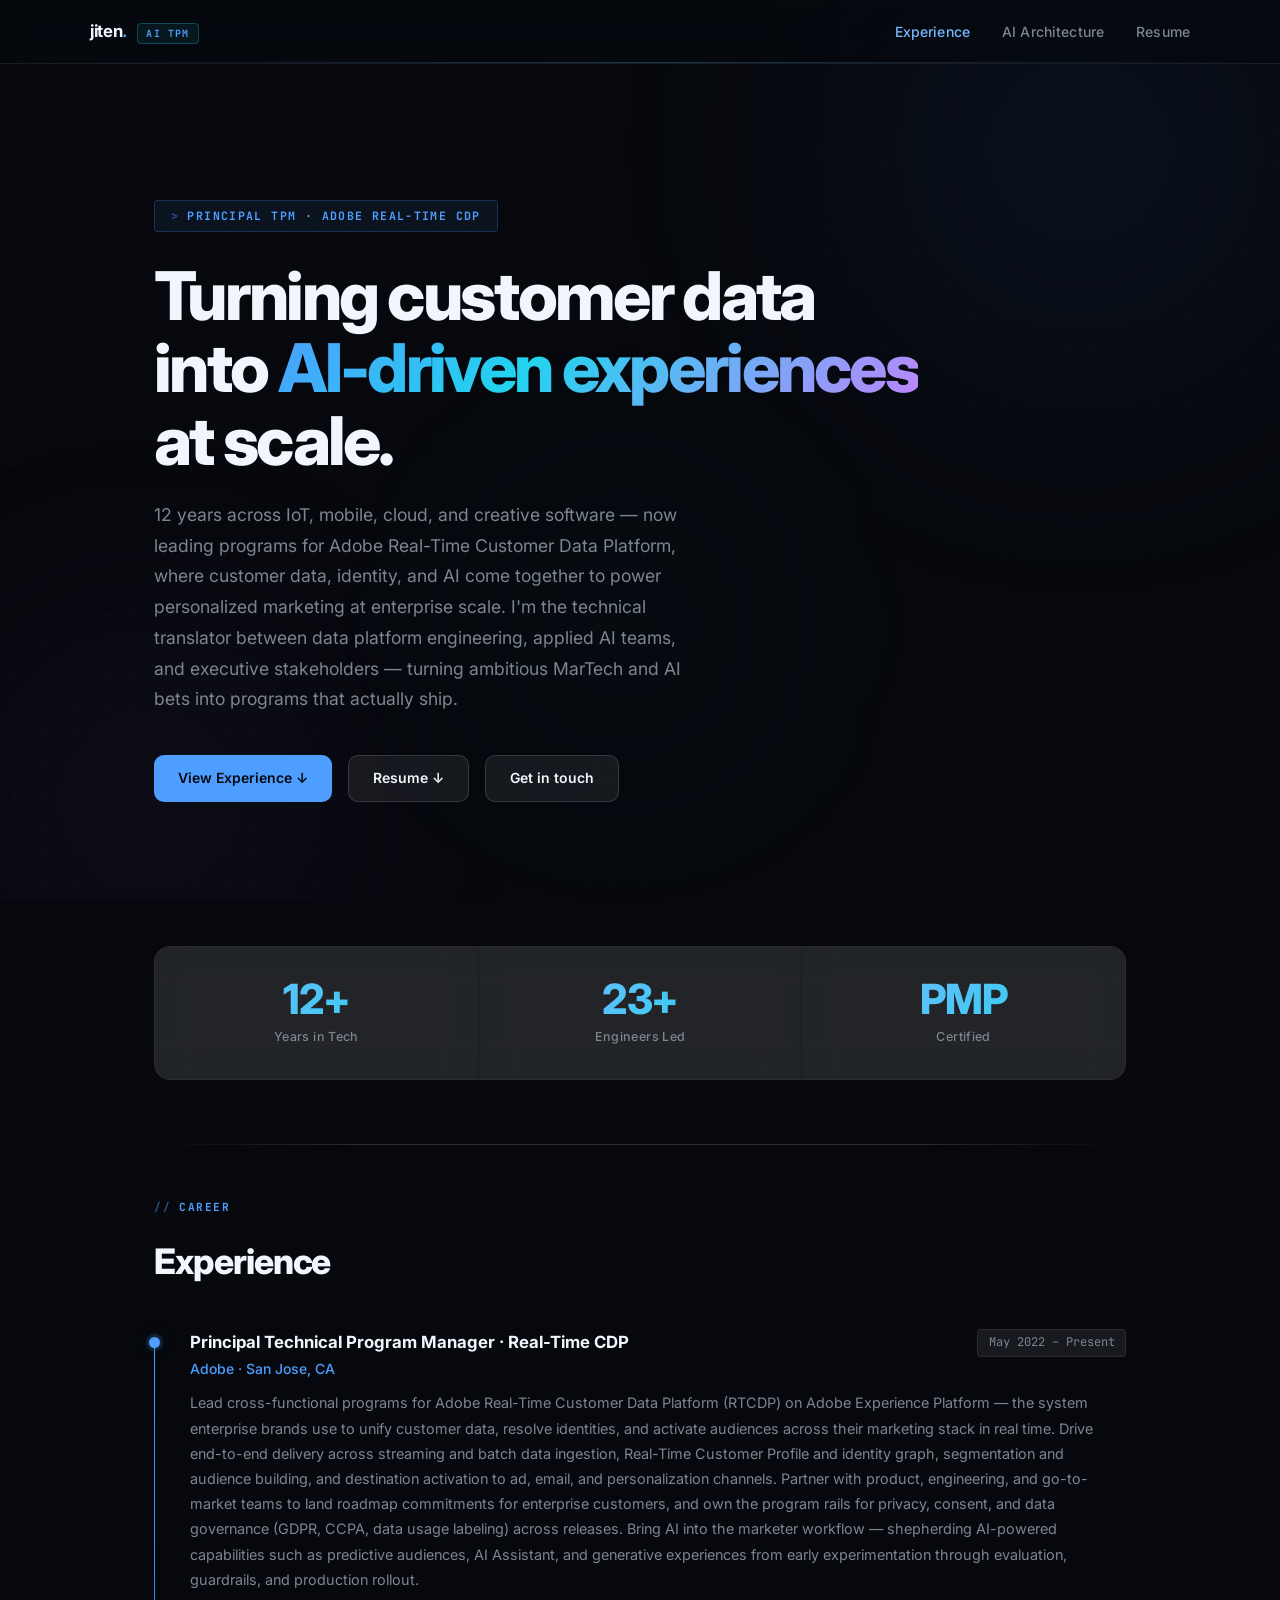
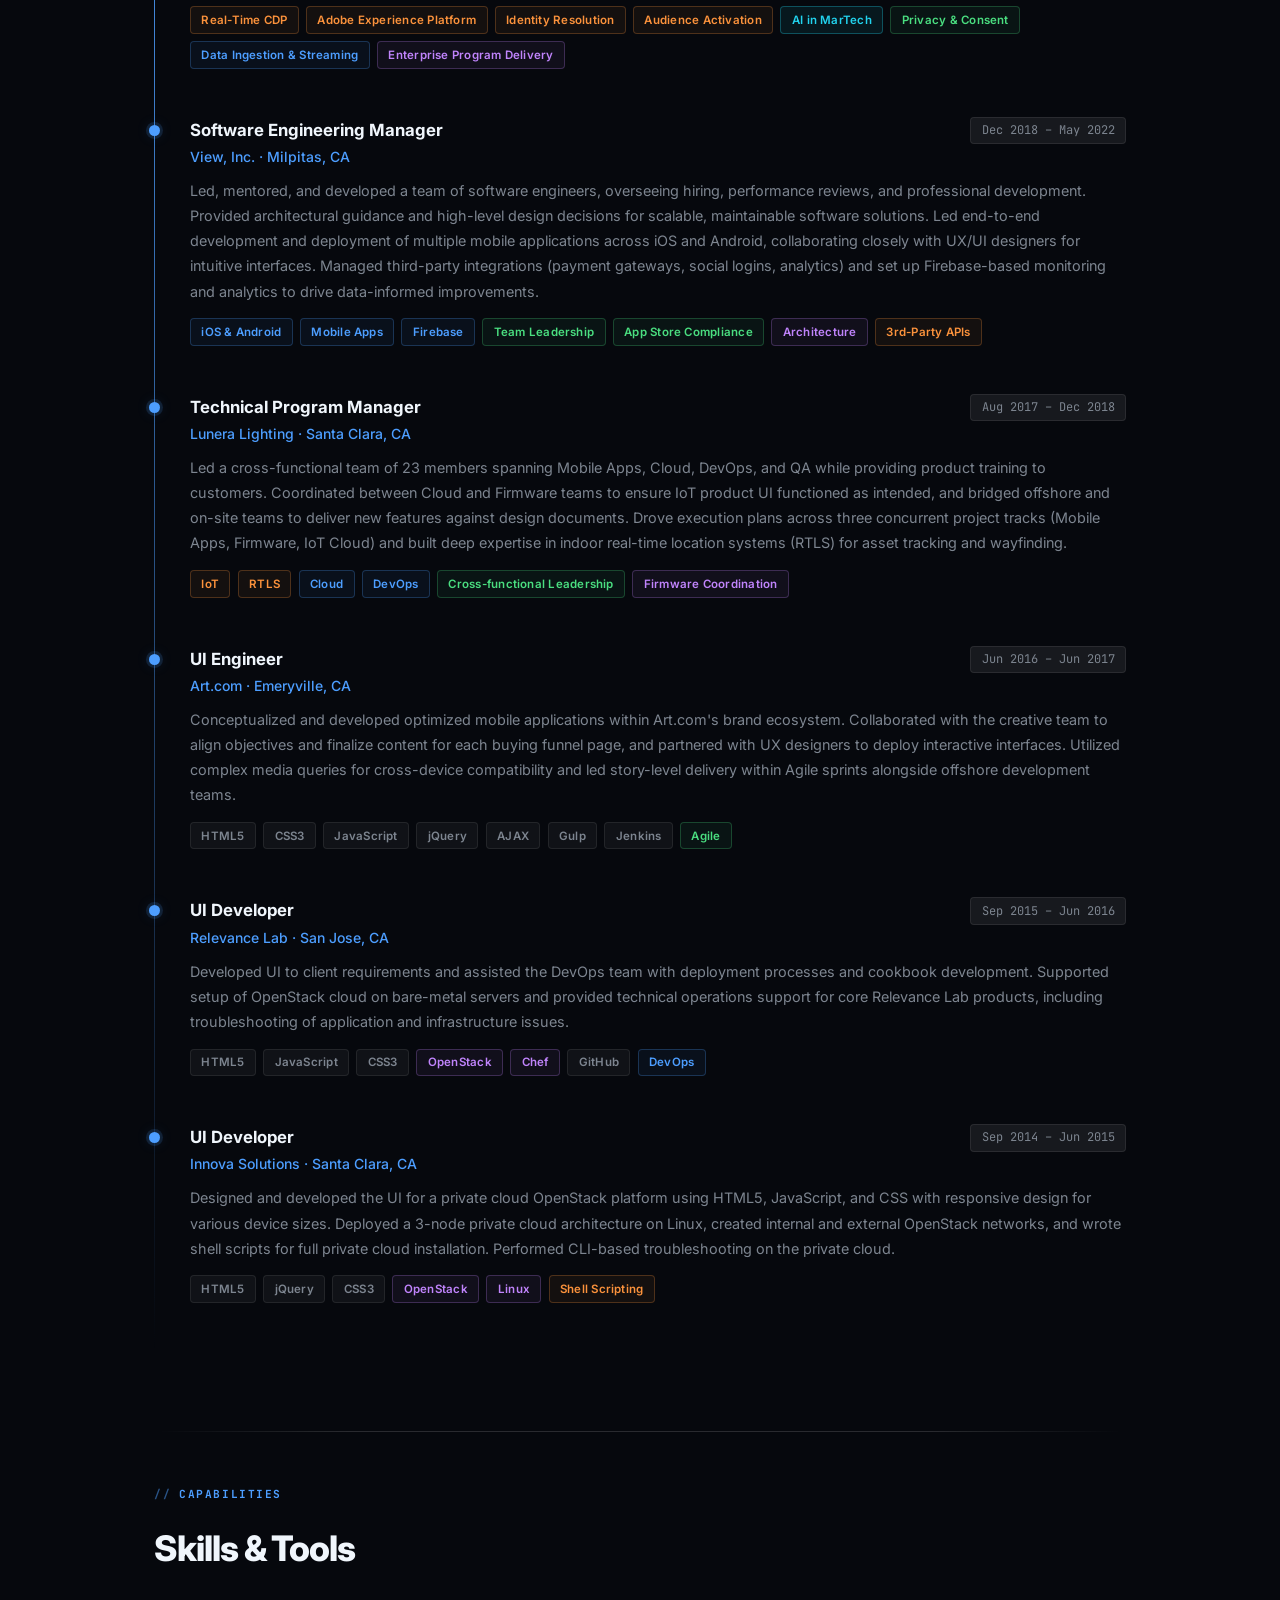
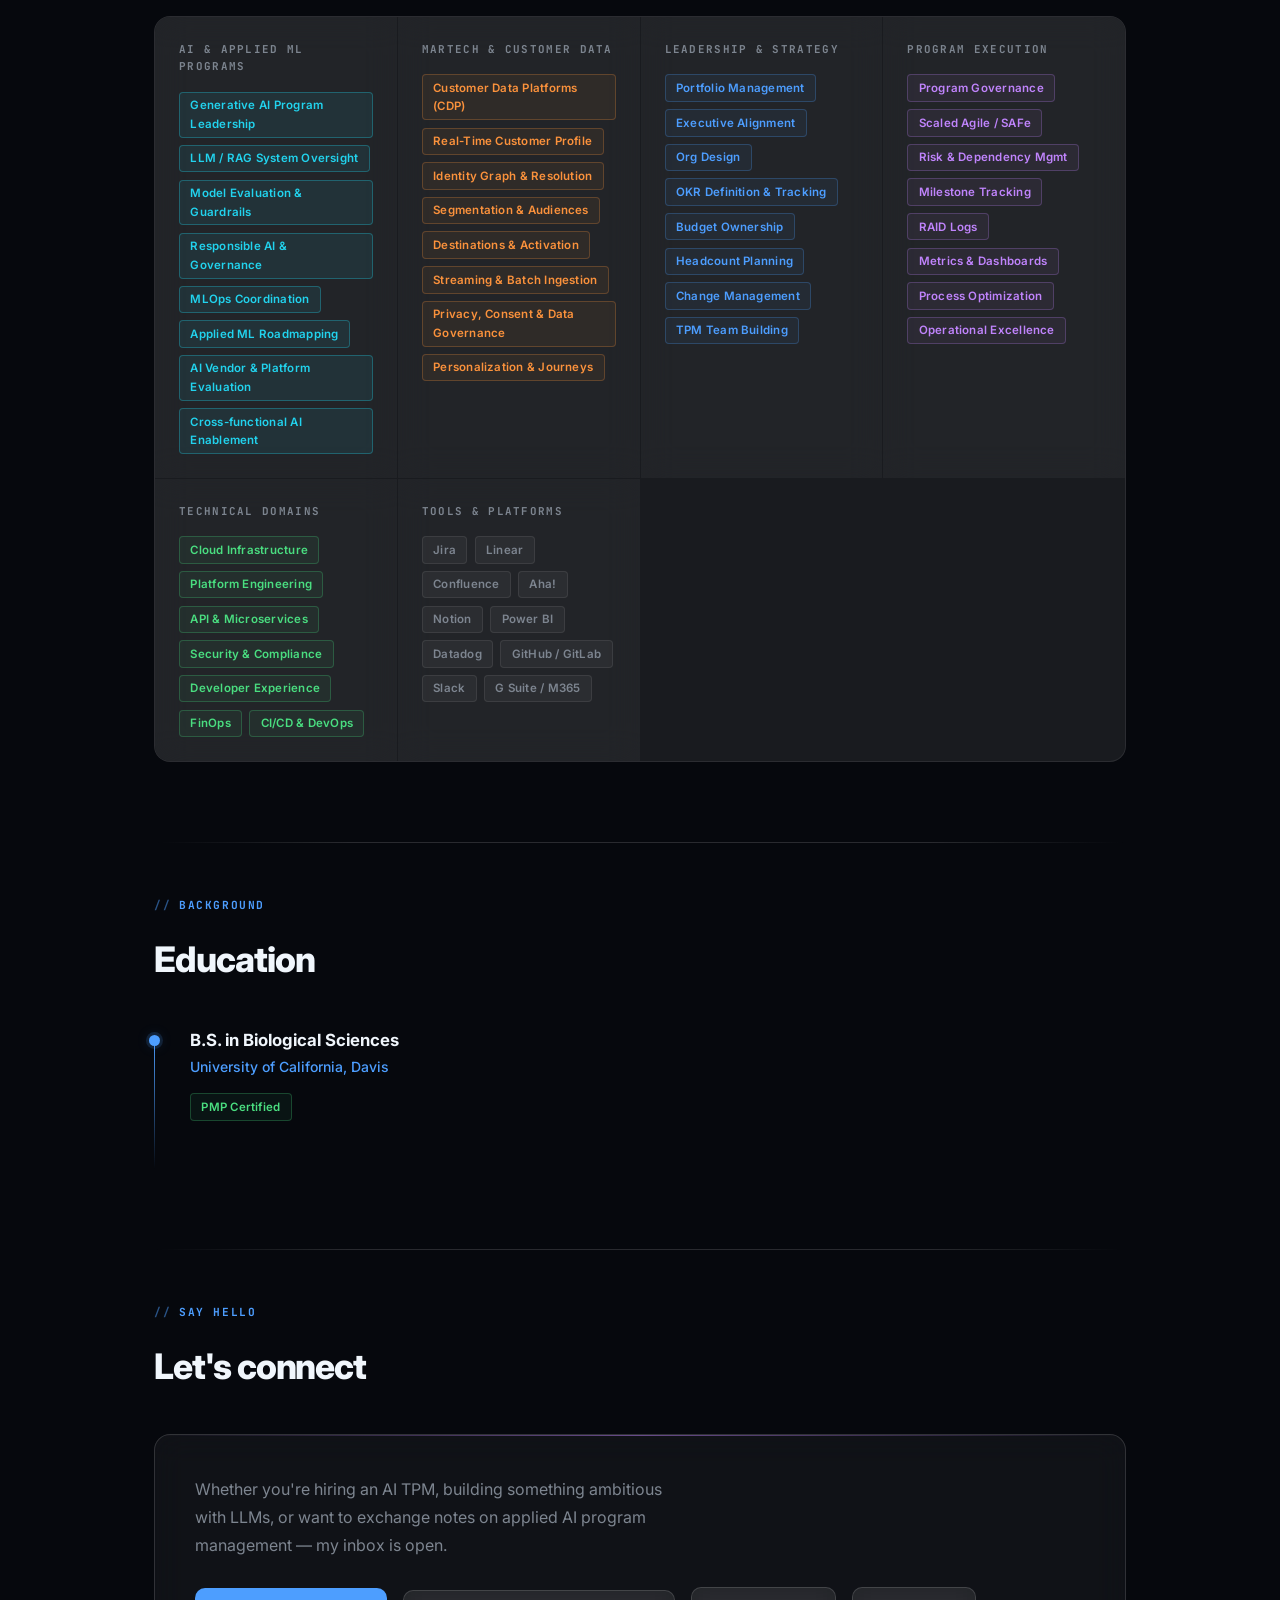
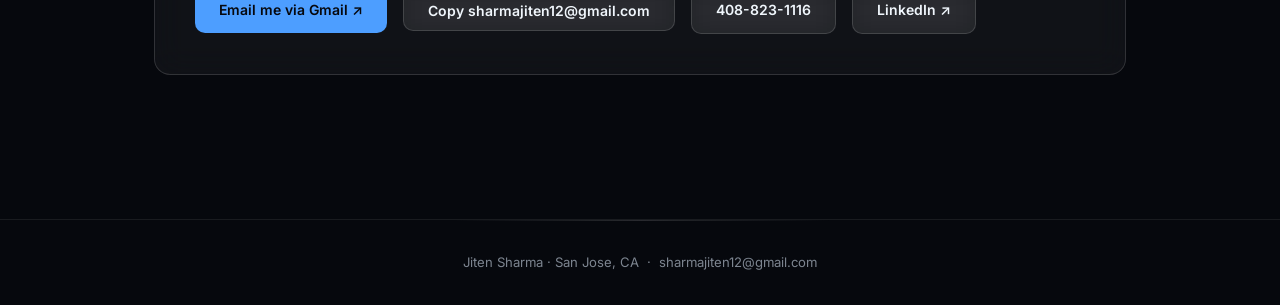
<file: index.html>
<!DOCTYPE html>
<html lang="en">
<head>
  <meta charset="UTF-8" />
  <meta name="viewport" content="width=device-width, initial-scale=1.0" />
  <title>Jiten Sharma · Principal TPM, Real-Time CDP &amp; Applied AI</title>
  <link rel="stylesheet" href="css/styles.css" />
  <style>
  </style>
</head>
<body>

<div class="bg-orbs">
  <div class="orb orb-1"></div>
  <div class="orb orb-2"></div>
  <div class="orb orb-3"></div>
</div>

<nav>
  <div class="nav-inner">
    <a href="index.html" class="nav-logo">jiten<span>.</span><span class="nav-ai-badge">AI TPM</span></a>
    <ul class="nav-links">
      <li><a href="index.html" class="active">Experience</a></li>
      <!-- Blog hidden for now: <li><a href="blog.html">Blog</a></li> -->
      <li><a href="architecture.html">AI Architecture</a></li>
      <li><a href="resume.html">Resume</a></li>
    </ul>
  </div>
</nav>

<main class="page-wrapper">

  <!-- ── HERO ── -->
  <section class="hero">
    <div class="hero-badge">Principal TPM · Adobe Real-Time CDP</div>
    <h1>Turning customer data<br>into <span class="highlight">AI-driven experiences</span><br>at scale.</h1>
    <p class="hero-sub">
      12 years across IoT, mobile, cloud, and creative software — now leading programs for Adobe
      Real-Time Customer Data Platform, where customer data, identity, and AI come together to power
      personalized marketing at enterprise scale. I'm the technical translator between data platform
      engineering, applied AI teams, and executive stakeholders — turning ambitious MarTech and AI
      bets into programs that actually ship.
    </p>
    <div class="hero-cta">
      <a href="#experience" class="btn btn-primary">View Experience ↓</a>
      <a href="resume.html" class="btn btn-secondary">Resume ↓</a>
      <a href="#contact" class="btn btn-secondary">Get in touch</a>
    </div>
  </section>

  <!-- ── STATS ── -->
  <div class="stats-grid">
    <div class="stat-card">
      <div class="stat-number">12+</div>
      <div class="stat-label">Years in Tech</div>
    </div>
    <div class="stat-card">
      <div class="stat-number">23+</div>
      <div class="stat-label">Engineers Led</div>
    </div>
    <div class="stat-card">
      <div class="stat-number">PMP</div>
      <div class="stat-label">Certified</div>
    </div>
  </div>

  <div class="divider"></div>

  <!-- ── EXPERIENCE ── -->
  <section id="experience">
    <div class="section-label">Career</div>
    <h2 class="section-title">Experience</h2>

    <div class="timeline">

      <!-- ADOBE -->
      <div class="timeline-item">
        <div class="timeline-header">
          <div>
            <div class="timeline-role">Principal Technical Program Manager · Real-Time CDP</div>
            <div class="timeline-company">Adobe · San Jose, CA</div>
          </div>
          <div class="timeline-period">May 2022 – Present</div>
        </div>
        <p class="timeline-desc">
          Lead cross-functional programs for Adobe Real-Time Customer Data Platform (RTCDP) on Adobe
          Experience Platform — the system enterprise brands use to unify customer data, resolve identities,
          and activate audiences across their marketing stack in real time. Drive end-to-end delivery across
          streaming and batch data ingestion, Real-Time Customer Profile and identity graph, segmentation and
          audience building, and destination activation to ad, email, and personalization channels. Partner
          with product, engineering, and go-to-market teams to land roadmap commitments for enterprise
          customers, and own the program rails for privacy, consent, and data governance (GDPR, CCPA, data
          usage labeling) across releases. Bring AI into the marketer workflow — shepherding AI-powered
          capabilities such as predictive audiences, AI Assistant, and generative experiences from early
          experimentation through evaluation, guardrails, and production rollout.
        </p>
        <div class="timeline-tags">
          <span class="tag tag-orange">Real-Time CDP</span>
          <span class="tag tag-orange">Adobe Experience Platform</span>
          <span class="tag tag-orange">Identity Resolution</span>
          <span class="tag tag-orange">Audience Activation</span>
          <span class="tag tag-cyan">AI in MarTech</span>
          <span class="tag tag-green">Privacy & Consent</span>
          <span class="tag tag-blue">Data Ingestion & Streaming</span>
          <span class="tag tag-purple">Enterprise Program Delivery</span>
        </div>
      </div>

      <!-- VIEW INC -->
      <div class="timeline-item">
        <div class="timeline-header">
          <div>
            <div class="timeline-role">Software Engineering Manager</div>
            <div class="timeline-company">View, Inc. · Milpitas, CA</div>
          </div>
          <div class="timeline-period">Dec 2018 – May 2022</div>
        </div>
        <p class="timeline-desc">
          Led, mentored, and developed a team of software engineers, overseeing hiring, performance reviews,
          and professional development. Provided architectural guidance and high-level design decisions for
          scalable, maintainable software solutions. Led end-to-end development and deployment of multiple
          mobile applications across iOS and Android, collaborating closely with UX/UI designers for intuitive
          interfaces. Managed third-party integrations (payment gateways, social logins, analytics) and set up
          Firebase-based monitoring and analytics to drive data-informed improvements.
        </p>
        <div class="timeline-tags">
          <span class="tag tag-blue">iOS & Android</span>
          <span class="tag tag-blue">Mobile Apps</span>
          <span class="tag tag-blue">Firebase</span>
          <span class="tag tag-green">Team Leadership</span>
          <span class="tag tag-green">App Store Compliance</span>
          <span class="tag tag-purple">Architecture</span>
          <span class="tag tag-orange">3rd-Party APIs</span>
        </div>
      </div>

      <!-- LUNERA -->
      <div class="timeline-item">
        <div class="timeline-header">
          <div>
            <div class="timeline-role">Technical Program Manager</div>
            <div class="timeline-company">Lunera Lighting · Santa Clara, CA</div>
          </div>
          <div class="timeline-period">Aug 2017 – Dec 2018</div>
        </div>
        <p class="timeline-desc">
          Led a cross-functional team of 23 members spanning Mobile Apps, Cloud, DevOps, and QA while
          providing product training to customers. Coordinated between Cloud and Firmware teams to ensure
          IoT product UI functioned as intended, and bridged offshore and on-site teams to deliver new
          features against design documents. Drove execution plans across three concurrent project tracks
          (Mobile Apps, Firmware, IoT Cloud) and built deep expertise in indoor real-time location systems
          (RTLS) for asset tracking and wayfinding.
        </p>
        <div class="timeline-tags">
          <span class="tag tag-orange">IoT</span>
          <span class="tag tag-orange">RTLS</span>
          <span class="tag tag-blue">Cloud</span>
          <span class="tag tag-blue">DevOps</span>
          <span class="tag tag-green">Cross-functional Leadership</span>
          <span class="tag tag-purple">Firmware Coordination</span>
        </div>
      </div>

      <!-- ART.COM -->
      <div class="timeline-item">
        <div class="timeline-header">
          <div>
            <div class="timeline-role">UI Engineer</div>
            <div class="timeline-company">Art.com · Emeryville, CA</div>
          </div>
          <div class="timeline-period">Jun 2016 – Jun 2017</div>
        </div>
        <p class="timeline-desc">
          Conceptualized and developed optimized mobile applications within Art.com's brand ecosystem.
          Collaborated with the creative team to align objectives and finalize content for each buying funnel
          page, and partnered with UX designers to deploy interactive interfaces. Utilized complex media queries
          for cross-device compatibility and led story-level delivery within Agile sprints alongside offshore
          development teams.
        </p>
        <div class="timeline-tags">
          <span class="tag">HTML5</span>
          <span class="tag">CSS3</span>
          <span class="tag">JavaScript</span>
          <span class="tag">jQuery</span>
          <span class="tag">AJAX</span>
          <span class="tag">Gulp</span>
          <span class="tag">Jenkins</span>
          <span class="tag tag-green">Agile</span>
        </div>
      </div>

      <!-- RELEVANCE LAB -->
      <div class="timeline-item">
        <div class="timeline-header">
          <div>
            <div class="timeline-role">UI Developer</div>
            <div class="timeline-company">Relevance Lab · San Jose, CA</div>
          </div>
          <div class="timeline-period">Sep 2015 – Jun 2016</div>
        </div>
        <p class="timeline-desc">
          Developed UI to client requirements and assisted the DevOps team with deployment processes and
          cookbook development. Supported setup of OpenStack cloud on bare-metal servers and provided
          technical operations support for core Relevance Lab products, including troubleshooting of
          application and infrastructure issues.
        </p>
        <div class="timeline-tags">
          <span class="tag">HTML5</span>
          <span class="tag">JavaScript</span>
          <span class="tag">CSS3</span>
          <span class="tag tag-purple">OpenStack</span>
          <span class="tag tag-purple">Chef</span>
          <span class="tag">GitHub</span>
          <span class="tag tag-blue">DevOps</span>
        </div>
      </div>

      <!-- INNOVA -->
      <div class="timeline-item">
        <div class="timeline-header">
          <div>
            <div class="timeline-role">UI Developer</div>
            <div class="timeline-company">Innova Solutions · Santa Clara, CA</div>
          </div>
          <div class="timeline-period">Sep 2014 – Jun 2015</div>
        </div>
        <p class="timeline-desc">
          Designed and developed the UI for a private cloud OpenStack platform using HTML5, JavaScript,
          and CSS with responsive design for various device sizes. Deployed a 3-node private cloud
          architecture on Linux, created internal and external OpenStack networks, and wrote shell scripts
          for full private cloud installation. Performed CLI-based troubleshooting on the private cloud.
        </p>
        <div class="timeline-tags">
          <span class="tag">HTML5</span>
          <span class="tag">jQuery</span>
          <span class="tag">CSS3</span>
          <span class="tag tag-purple">OpenStack</span>
          <span class="tag tag-purple">Linux</span>
          <span class="tag tag-orange">Shell Scripting</span>
        </div>
      </div>

    </div>
  </section>

  <div class="divider"></div>

  <!-- ── SKILLS ── -->
  <section id="skills">
    <div class="section-label">Capabilities</div>
    <h2 class="section-title">Skills & Tools</h2>
    <div class="skills-grid">

      <div class="skill-group">
        <div class="skill-group-title">AI & Applied ML Programs</div>
        <div class="skill-pills">
          <span class="tag tag-cyan">Generative AI Program Leadership</span>
          <span class="tag tag-cyan">LLM / RAG System Oversight</span>
          <span class="tag tag-cyan">Model Evaluation & Guardrails</span>
          <span class="tag tag-cyan">Responsible AI & Governance</span>
          <span class="tag tag-cyan">MLOps Coordination</span>
          <span class="tag tag-cyan">Applied ML Roadmapping</span>
          <span class="tag tag-cyan">AI Vendor & Platform Evaluation</span>
          <span class="tag tag-cyan">Cross-functional AI Enablement</span>
        </div>
      </div>

      <div class="skill-group">
        <div class="skill-group-title">MarTech & Customer Data</div>
        <div class="skill-pills">
          <span class="tag tag-orange">Customer Data Platforms (CDP)</span>
          <span class="tag tag-orange">Real-Time Customer Profile</span>
          <span class="tag tag-orange">Identity Graph & Resolution</span>
          <span class="tag tag-orange">Segmentation & Audiences</span>
          <span class="tag tag-orange">Destinations & Activation</span>
          <span class="tag tag-orange">Streaming & Batch Ingestion</span>
          <span class="tag tag-orange">Privacy, Consent & Data Governance</span>
          <span class="tag tag-orange">Personalization & Journeys</span>
        </div>
      </div>

      <div class="skill-group">
        <div class="skill-group-title">Leadership & Strategy</div>
        <div class="skill-pills">
          <span class="tag tag-blue">Portfolio Management</span>
          <span class="tag tag-blue">Executive Alignment</span>
          <span class="tag tag-blue">Org Design</span>
          <span class="tag tag-blue">OKR Definition & Tracking</span>
          <span class="tag tag-blue">Budget Ownership</span>
          <span class="tag tag-blue">Headcount Planning</span>
          <span class="tag tag-blue">Change Management</span>
          <span class="tag tag-blue">TPM Team Building</span>
        </div>
      </div>

      <div class="skill-group">
        <div class="skill-group-title">Program Execution</div>
        <div class="skill-pills">
          <span class="tag tag-purple">Program Governance</span>
          <span class="tag tag-purple">Scaled Agile / SAFe</span>
          <span class="tag tag-purple">Risk & Dependency Mgmt</span>
          <span class="tag tag-purple">Milestone Tracking</span>
          <span class="tag tag-purple">RAID Logs</span>
          <span class="tag tag-purple">Metrics & Dashboards</span>
          <span class="tag tag-purple">Process Optimization</span>
          <span class="tag tag-purple">Operational Excellence</span>
        </div>
      </div>

      <div class="skill-group">
        <div class="skill-group-title">Technical Domains</div>
        <div class="skill-pills">
          <span class="tag tag-green">Cloud Infrastructure</span>
          <span class="tag tag-green">Platform Engineering</span>
          <span class="tag tag-green">API & Microservices</span>
          <span class="tag tag-green">Security & Compliance</span>
          <span class="tag tag-green">Developer Experience</span>
          <span class="tag tag-green">FinOps</span>
          <span class="tag tag-green">CI/CD & DevOps</span>
        </div>
      </div>

      <div class="skill-group">
        <div class="skill-group-title">Tools & Platforms</div>
        <div class="skill-pills">
          <span class="tag">Jira</span>
          <span class="tag">Linear</span>
          <span class="tag">Confluence</span>
          <span class="tag">Aha!</span>
          <span class="tag">Notion</span>
          <span class="tag">Power BI</span>
          <span class="tag">Datadog</span>
          <span class="tag">GitHub / GitLab</span>
          <span class="tag">Slack</span>
          <span class="tag">G Suite / M365</span>
        </div>
      </div>

    </div>
  </section>

  <div class="divider"></div>

  <!-- ── EDUCATION ── -->
  <section id="education">
    <div class="section-label">Background</div>
    <h2 class="section-title">Education</h2>
    <div class="timeline">
      <div class="timeline-item">
        <div class="timeline-header">
          <div>
            <div class="timeline-role">B.S. in Biological Sciences</div>
            <div class="timeline-company">University of California, Davis</div>
          </div>
        </div>
        <div class="timeline-tags">
          <span class="tag tag-green">PMP Certified</span>
        </div>
      </div>
    </div>
  </section>

  <div class="divider"></div>

  <!-- ── CONTACT ── -->
  <section id="contact">
    <div class="section-label">Say hello</div>
    <h2 class="section-title">Let's connect</h2>
    <div class="contact-card">
      <p style="color:var(--muted); max-width:500px; margin-bottom:1.75rem; line-height:1.75;">
        Whether you're hiring an AI TPM, building something ambitious with LLMs, or want to
        exchange notes on applied AI program management — my inbox is open.
      </p>
      <div style="display:flex; gap:1rem; flex-wrap:wrap; align-items:center;">
        <a href="https://mail.google.com/mail/?view=cm&amp;fs=1&amp;to=sharmajiten12@gmail.com" target="_blank" rel="noopener" class="btn btn-primary">Email me via Gmail ↗</a>
        <button type="button" class="btn btn-secondary" id="copy-email" data-email="sharmajiten12@gmail.com">Copy sharmajiten12@gmail.com</button>
        <a href="tel:4088231116" class="btn btn-secondary">408-823-1116</a>
        <a href="https://linkedin.com" target="_blank" class="btn btn-secondary">LinkedIn ↗</a>
      </div>
    </div>
  </section>

</main>

<footer>
  <p>Jiten Sharma · San Jose, CA &nbsp;·&nbsp; <a href="mailto:sharmajiten12@gmail.com">sharmajiten12@gmail.com</a></p>
</footer>

<script>
  document.getElementById('copy-email').addEventListener('click', async (e) => {
    const btn = e.currentTarget;
    const email = btn.dataset.email;
    try {
      await navigator.clipboard.writeText(email);
      btn.textContent = 'Copied ✓';
    } catch {
      window.location.href = 'mailto:' + email;
      return;
    }
    setTimeout(() => { btn.textContent = 'Copy ' + email; }, 2000);
  });
</script>

</body>
</html>
</file>
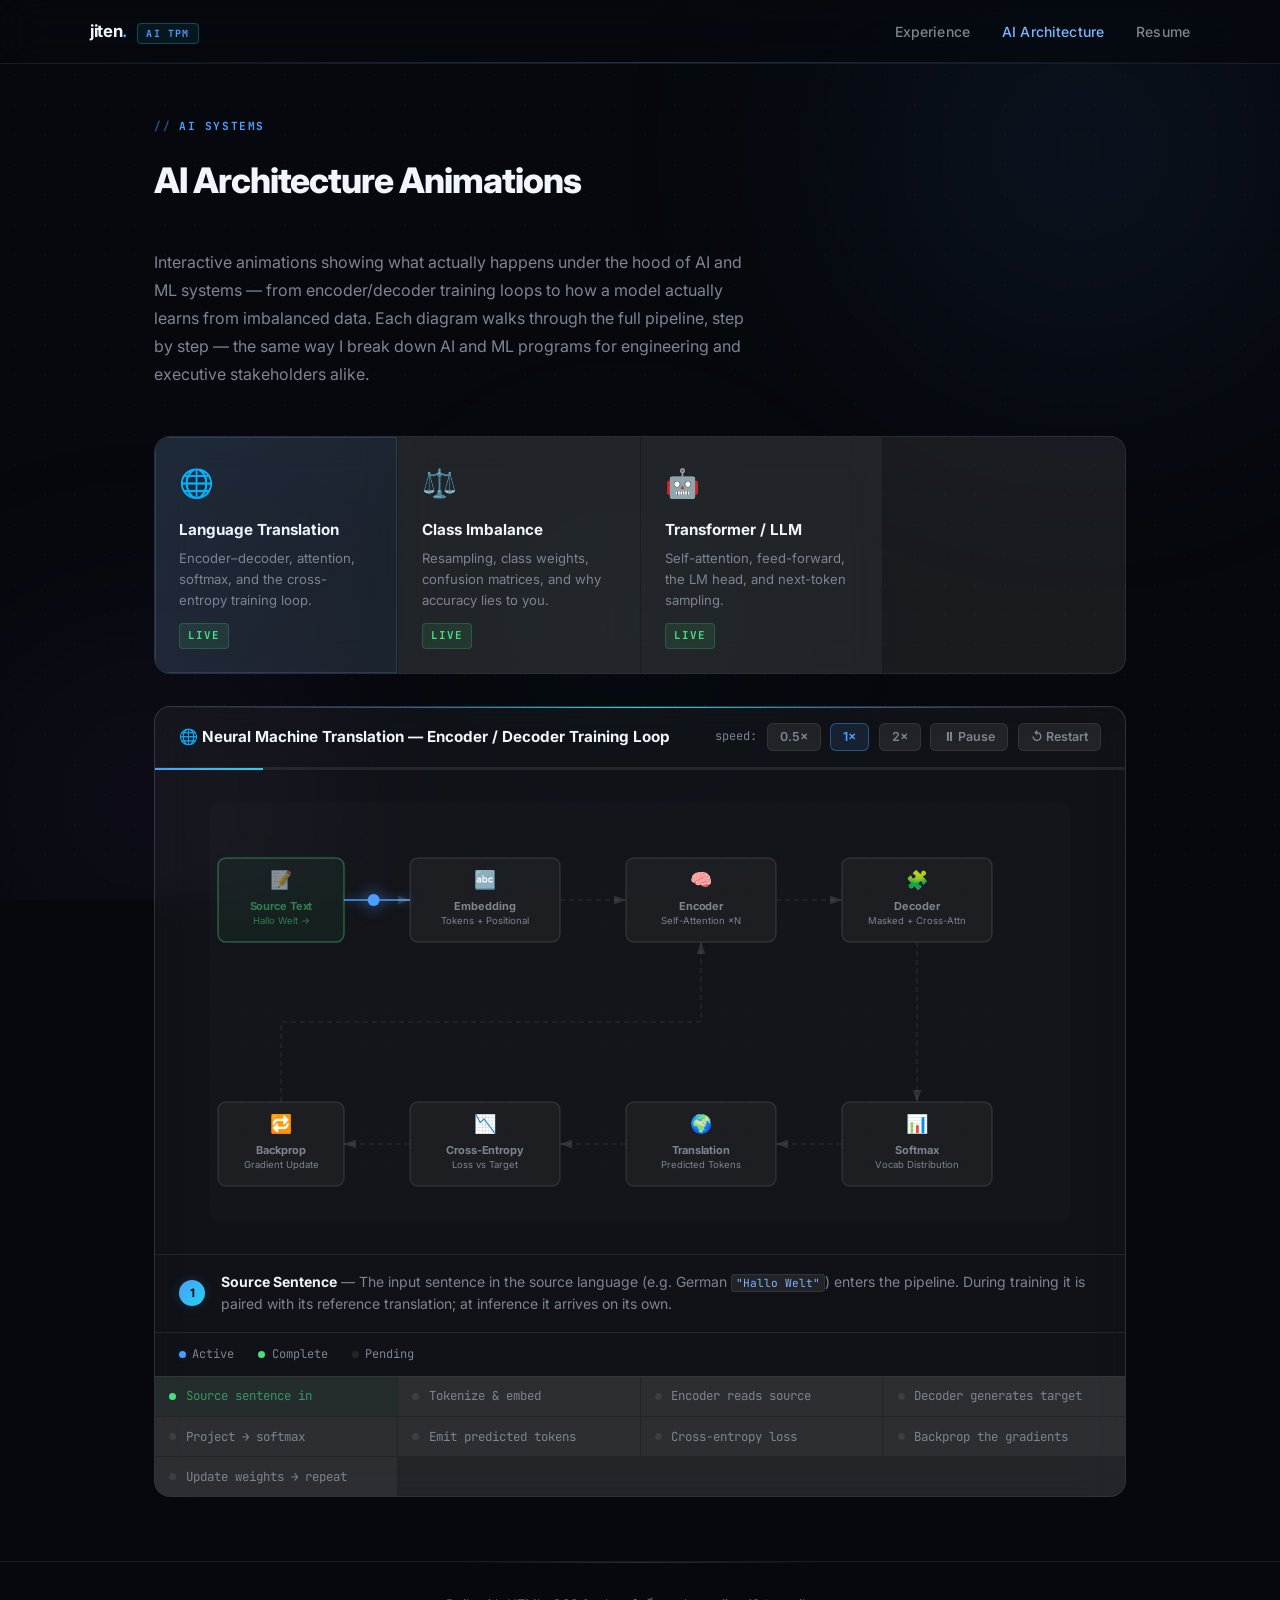
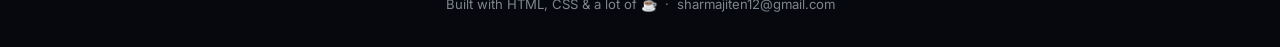
<file: architecture.html>
<!DOCTYPE html>
<html lang="en">
<head>
  <meta charset="UTF-8" />
  <meta name="viewport" content="width=device-width, initial-scale=1.0" />
  <title>AI Architecture · Jiten Sharma, AI TPM</title>
  <link rel="stylesheet" href="css/styles.css" />
  <style>
    .arch-node rect {
      fill: rgba(255,255,255,0.04);
      stroke: rgba(255,255,255,0.1);
      stroke-width: 1.5;
      transition: all .35s;
    }
    .arch-node.active rect {
      fill: rgba(77,158,255,.12);
      stroke: #4d9eff;
      stroke-width: 2;
      filter: drop-shadow(0 0 12px rgba(77,158,255,.5));
    }
    .arch-node.done rect {
      fill: rgba(74,222,128,.05);
      stroke: rgba(74,222,128,.35);
    }
    .arch-node text { fill: #7d8590; font-family: 'Inter', sans-serif; transition: fill .35s; }
    .arch-node .node-label { font-size: 11px; font-weight: 700; letter-spacing: -.01em; }
    .arch-node .node-sub   { font-size: 9.5px; font-weight: 400; }
    .arch-node .node-icon  { font-size: 18px; }
    .arch-node.active text { fill: #f0f6fc; }
    .arch-node.done text   { fill: rgba(74,222,128,.5); }

    .arch-edge {
      fill: none;
      stroke: rgba(255,255,255,.07);
      stroke-width: 1.5;
      stroke-dasharray: 5 4;
      marker-end: url(#arr-default);
    }
    .arch-edge.active {
      stroke: #4d9eff;
      stroke-dasharray: none;
      filter: drop-shadow(0 0 4px rgba(77,158,255,.6));
    }
    .arch-edge.done {
      stroke: rgba(74,222,128,.3);
      stroke-dasharray: none;
    }

    #packet {
      fill: #4d9eff;
      filter: drop-shadow(0 0 8px rgba(77,158,255,.8));
      display: none;
    }
    #packet.visible { display: block; }

    #arch-svg { background: rgba(255,255,255,.012); border-radius: 8px; }
  </style>
</head>
<body>

<div class="bg-orbs">
  <div class="orb orb-1"></div>
  <div class="orb orb-2"></div>
  <div class="orb orb-3"></div>
</div>

<nav>
  <div class="nav-inner">
    <a href="index.html" class="nav-logo">jiten<span>.</span><span class="nav-ai-badge">AI TPM</span></a>
    <ul class="nav-links">
      <li><a href="index.html">Experience</a></li>
      <!-- Blog hidden for now: <li><a href="blog.html">Blog</a></li> -->
      <li><a href="architecture.html" class="active">AI Architecture</a></li>
      <li><a href="resume.html">Resume</a></li>
    </ul>
  </div>
</nav>

<main class="page-wrapper">

  <div class="section-label">AI Systems</div>
  <h1 class="section-title">AI Architecture Animations</h1>
  <div class="arch-intro">
    <p>
      Interactive animations showing what actually happens under the hood of AI and ML
      systems — from encoder/decoder training loops to how a model actually learns from
      imbalanced data. Each diagram walks through the full pipeline, step by step — the
      same way I break down AI and ML programs for engineering and executive stakeholders
      alike.
    </p>
  </div>

  <!-- ── SELECTOR ── -->
  <div class="arch-gallery" id="arch-gallery"></div>

  <!-- ── ANIMATION STAGE ── -->
  <div class="arch-stage">

    <div class="arch-stage-header">
      <div class="arch-stage-title" id="arch-stage-title"></div>
      <div class="arch-controls">
        <span class="speed-label">speed:</span>
        <button class="ctrl-btn" id="btn-slow">0.5×</button>
        <button class="ctrl-btn active-ctrl" id="btn-normal">1×</button>
        <button class="ctrl-btn" id="btn-fast">2×</button>
        <button class="ctrl-btn" id="btn-play">⏸ Pause</button>
        <button class="ctrl-btn" id="btn-restart">↺ Restart</button>
      </div>
    </div>

    <div class="progress-bar-wrap">
      <div class="progress-bar-fill" id="progress-fill"></div>
    </div>

    <div class="arch-canvas-area">
      <svg id="arch-svg" viewBox="0 0 860 420" xmlns="http://www.w3.org/2000/svg" style="width:100%; max-width:860px;">
        <defs>
          <marker id="arr-default" markerWidth="8" markerHeight="6" refX="8" refY="3" orient="auto">
            <polygon points="0 0, 8 3, 0 6" fill="rgba(255,255,255,0.12)"/>
          </marker>
          <marker id="arr-active" markerWidth="8" markerHeight="6" refX="8" refY="3" orient="auto">
            <polygon points="0 0, 8 3, 0 6" fill="#4d9eff"/>
          </marker>
          <marker id="arr-done" markerWidth="8" markerHeight="6" refX="8" refY="3" orient="auto">
            <polygon points="0 0, 8 3, 0 6" fill="rgba(74,222,128,0.4)"/>
          </marker>
          <pattern id="svg-grid" width="30" height="30" patternUnits="userSpaceOnUse">
            <circle cx="1" cy="1" r="0.6" fill="rgba(255,255,255,0.04)"/>
          </pattern>
        </defs>
      </svg>
    </div>

    <div class="arch-step-desc" id="step-desc">
      <div class="step-number" id="step-num">—</div>
      <div class="step-text" id="step-text">Animation starts automatically — or click Restart.</div>
    </div>

    <div class="arch-legend">
      <div class="legend-item"><div class="legend-dot ld-blue"></div> Active</div>
      <div class="legend-item"><div class="legend-dot ld-green"></div> Complete</div>
      <div class="legend-item"><div class="legend-dot ld-gray"></div> Pending</div>
    </div>

    <div class="step-list" id="step-list"></div>

  </div>

</main>

<footer>
  <p>Built with HTML, CSS &amp; a lot of ☕ &nbsp;·&nbsp; <a href="mailto:sharmajiten12@gmail.com">sharmajiten12@gmail.com</a></p>
</footer>

<script src="js/architectures.js"></script>
<script>
  // ── STATE ────────────────────────────────────────────────────────
  let currentArch = null;
  let currentStep = -1;
  let paused      = false;
  let speed       = 1;
  let timer       = null;
  const STEP_DURATION_BASE = 1800;

  // ── DOM REFS ─────────────────────────────────────────────────────
  const svgEl      = document.getElementById('arch-svg');
  const stepNum    = document.getElementById('step-num');
  const stepText   = document.getElementById('step-text');
  const progFill   = document.getElementById('progress-fill');
  const stepList   = document.getElementById('step-list');
  const stageTitle = document.getElementById('arch-stage-title');
  const gallery    = document.getElementById('arch-gallery');
  const btnPlay    = document.getElementById('btn-play');
  const btnRestart = document.getElementById('btn-restart');
  const btnSlow    = document.getElementById('btn-slow');
  const btnNormal  = document.getElementById('btn-normal');
  const btnFast    = document.getElementById('btn-fast');

  // Packet element — created once, re-appended on each load
  const packet = document.createElementNS('http://www.w3.org/2000/svg', 'circle');
  packet.setAttribute('id', 'packet');
  packet.setAttribute('r', '6');

  // ── GALLERY ──────────────────────────────────────────────────────
  function renderGallery() {
    gallery.innerHTML = ARCHITECTURES.map(arch => {
      if (arch.status === 'live') {
        return `
          <div class="arch-preview-card" data-id="${arch.id}" onclick="selectArch('${arch.id}')">
            <div class="arch-icon">${arch.emoji}</div>
            <div class="arch-card-title">${arch.title}</div>
            <div class="arch-card-desc">${arch.cardDesc}</div>
            <span class="arch-badge">Live</span>
          </div>`;
      }
      return `
        <div class="coming-card">
          <div class="arch-icon">${arch.emoji}</div>
          <div class="arch-card-title">${arch.title}</div>
          <div class="arch-card-desc">${arch.cardDesc}</div>
          <span class="arch-badge coming-soon">Coming soon</span>
        </div>`;
    }).join('');
  }

  // ── SELECT ───────────────────────────────────────────────────────
  function selectArch(id) {
    const arch = ARCHITECTURES.find(a => a.id === id && a.status === 'live');
    if (!arch || arch === currentArch) return;
    document.querySelectorAll('.arch-preview-card').forEach(card => {
      card.classList.toggle('active', card.dataset.id === id);
    });
    loadArchitecture(arch);
  }

  // ── LOAD ─────────────────────────────────────────────────────────
  function loadArchitecture(arch) {
    clearTimeout(timer);
    currentArch = arch;

    stageTitle.textContent = arch.stageTitle;
    svgEl.setAttribute('viewBox', arch.viewBox);

    const [,, vw, vh] = arch.viewBox.split(' ');
    const bgRect = `<rect width="${vw}" height="${vh}" fill="url(#svg-grid)" rx="8"/>`;

    const edges = arch.edges.map(e =>
      `<path id="${e.id}" class="arch-edge" d="${e.d}" marker-end="url(#arr-default)"/>`
    ).join('');

    const nodes = arch.nodes.map(n => {
      const cx = n.w / 2;
      return `
        <g id="${n.id}" class="arch-node" transform="translate(${n.x},${n.y})">
          <rect width="${n.w}" height="${n.h}" rx="8"/>
          <text x="${cx}" y="28" text-anchor="middle" class="node-icon">${n.icon}</text>
          <text x="${cx}" y="52" text-anchor="middle" class="node-label">${n.label}</text>
          <text x="${cx}" y="66" text-anchor="middle" class="node-sub">${n.sub}</text>
        </g>`;
    }).join('');

    // Preserve defs, replace everything else
    const defs = svgEl.querySelector('defs');
    svgEl.innerHTML = '';
    svgEl.appendChild(defs);
    svgEl.insertAdjacentHTML('beforeend', bgRect + edges + nodes);
    svgEl.appendChild(packet);

    // Rebuild step pills
    stepList.innerHTML = '';
    arch.steps.forEach((s, i) => {
      const pill = document.createElement('div');
      pill.className = 'step-pill';
      pill.id = `pill-${i}`;
      pill.innerHTML = `<div class="step-dot"></div><span>${s.label}</span>`;
      stepList.appendChild(pill);
    });

    paused = false;
    btnPlay.textContent = '⏸ Pause';
    resetAll();
    setTimeout(() => restart(), 400);
  }

  // ── HELPERS ──────────────────────────────────────────────────────
  function getNodeCenter(nodeId) {
    const g = document.getElementById(nodeId);
    const rect = g.querySelector('rect');
    const [, ox, oy] = g.getAttribute('transform').match(/translate\(([^,]+),\s*([^)]+)\)/);
    return {
      x: parseFloat(ox) + parseFloat(rect.getAttribute('width'))  / 2,
      y: parseFloat(oy) + parseFloat(rect.getAttribute('height')) / 2,
    };
  }

  function setNodeState(id, state) {
    const el = document.getElementById(id);
    if (!el) return;
    el.classList.remove('active', 'done');
    if (state) el.classList.add(state);
  }

  function setEdgeState(id, state) {
    if (!id) return;
    const el = document.getElementById(id);
    if (!el) return;
    el.classList.remove('active', 'done');
    if (state) el.classList.add(state);
    const markerMap = { active: 'arr-active', done: 'arr-done' };
    el.setAttribute('marker-end', `url(#${markerMap[state] || 'arr-default'})`);
  }

  function setPillState(idx, state) {
    const pill = document.getElementById(`pill-${idx}`);
    if (!pill) return;
    pill.classList.remove('active', 'done');
    if (state) pill.classList.add(state);
  }

  // ── PACKET ANIMATION ─────────────────────────────────────────────
  function animatePacket(fromId, toId, duration) {
    if (!fromId || !toId) return Promise.resolve();
    const from = getNodeCenter(fromId);
    const to   = getNodeCenter(toId);
    packet.classList.add('visible');
    packet.setAttribute('cx', from.x);
    packet.setAttribute('cy', from.y);
    return new Promise(resolve => {
      const startTime = performance.now();
      function frame(now) {
        const t    = Math.min((now - startTime) / duration, 1);
        const ease = t < .5 ? 2*t*t : -1+(4-2*t)*t;
        packet.setAttribute('cx', from.x + (to.x - from.x) * ease);
        packet.setAttribute('cy', from.y + (to.y - from.y) * ease);
        if (t < 1) { requestAnimationFrame(frame); }
        else { packet.classList.remove('visible'); resolve(); }
      }
      requestAnimationFrame(frame);
    });
  }

  // ── RESET ────────────────────────────────────────────────────────
  function resetAll() {
    if (!currentArch) return;
    currentArch.steps.forEach((s, i) => {
      setNodeState(s.node, null);
      if (s.edge) setEdgeState(s.edge, null);
      setPillState(i, null);
    });
    packet.classList.remove('visible');
    stepNum.textContent  = '—';
    stepText.innerHTML   = 'Animation starting…';
    progFill.style.width = '0%';
  }

  // ── RUN STEP ─────────────────────────────────────────────────────
  async function runStep(idx) {
    if (!currentArch) return;
    const steps = currentArch.steps;
    if (idx >= steps.length) {
      timer = setTimeout(() => { if (!paused) restart(); }, 2000 / speed);
      return;
    }
    const step = steps[idx];

    if (idx > 0) {
      const prev = steps[idx - 1];
      setNodeState(prev.node, 'done');
      if (prev.edge) setEdgeState(prev.edge, 'done');
      setPillState(idx - 1, 'done');
    }

    if (step.edge) setEdgeState(step.edge, 'active');
    await animatePacket(step.from, step.to, (STEP_DURATION_BASE * 0.45) / speed);

    setNodeState(step.node, 'active');
    setPillState(idx, 'active');
    stepNum.textContent  = step.num;
    stepText.innerHTML   = step.desc;
    progFill.style.width = `${((idx + 1) / steps.length) * 100}%`;

    currentStep = idx;
    timer = setTimeout(() => {
      if (!paused) runStep(idx + 1);
      else currentStep = idx + 1;
    }, (STEP_DURATION_BASE * 0.7) / speed);
  }

  // ── RESTART ──────────────────────────────────────────────────────
  function restart() {
    clearTimeout(timer);
    resetAll();
    currentStep = 0;
    if (!paused) runStep(0);
  }

  // ── CONTROLS ─────────────────────────────────────────────────────
  btnPlay.addEventListener('click', () => {
    paused = !paused;
    btnPlay.textContent = paused ? '▶ Play' : '⏸ Pause';
    if (!paused) runStep(currentStep);
  });
  btnRestart.addEventListener('click', restart);

  function setSpeed(s, btn) {
    speed = s;
    [btnSlow, btnNormal, btnFast].forEach(b => b.classList.remove('active-ctrl'));
    btn.classList.add('active-ctrl');
  }
  btnSlow.addEventListener('click',   () => setSpeed(0.5, btnSlow));
  btnNormal.addEventListener('click', () => setSpeed(1,   btnNormal));
  btnFast.addEventListener('click',   () => setSpeed(2,   btnFast));

  // ── INIT ─────────────────────────────────────────────────────────
  renderGallery();
  const firstLive = ARCHITECTURES.find(a => a.status === 'live');
  if (firstLive) {
    document.querySelector(`[data-id="${firstLive.id}"]`).classList.add('active');
    loadArchitecture(firstLive);
  }
</script>
</body>
</html>
</file>
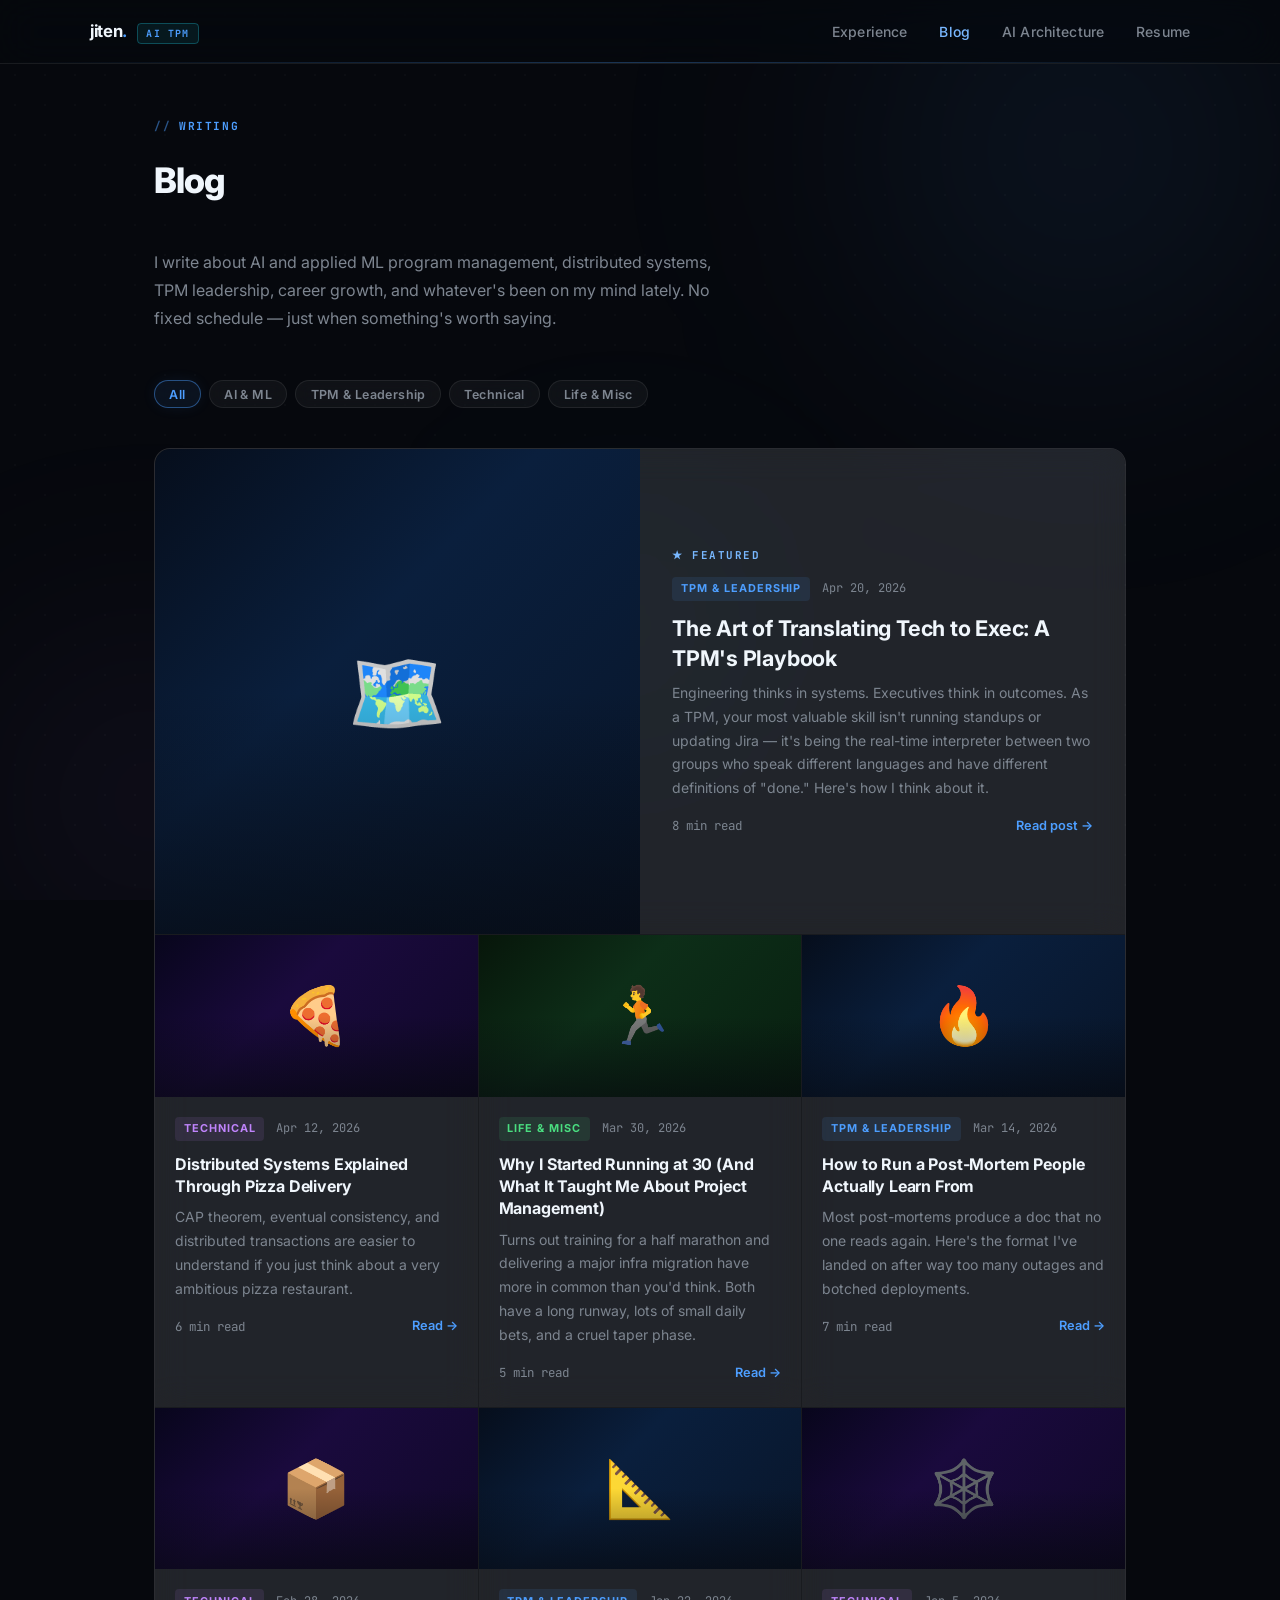
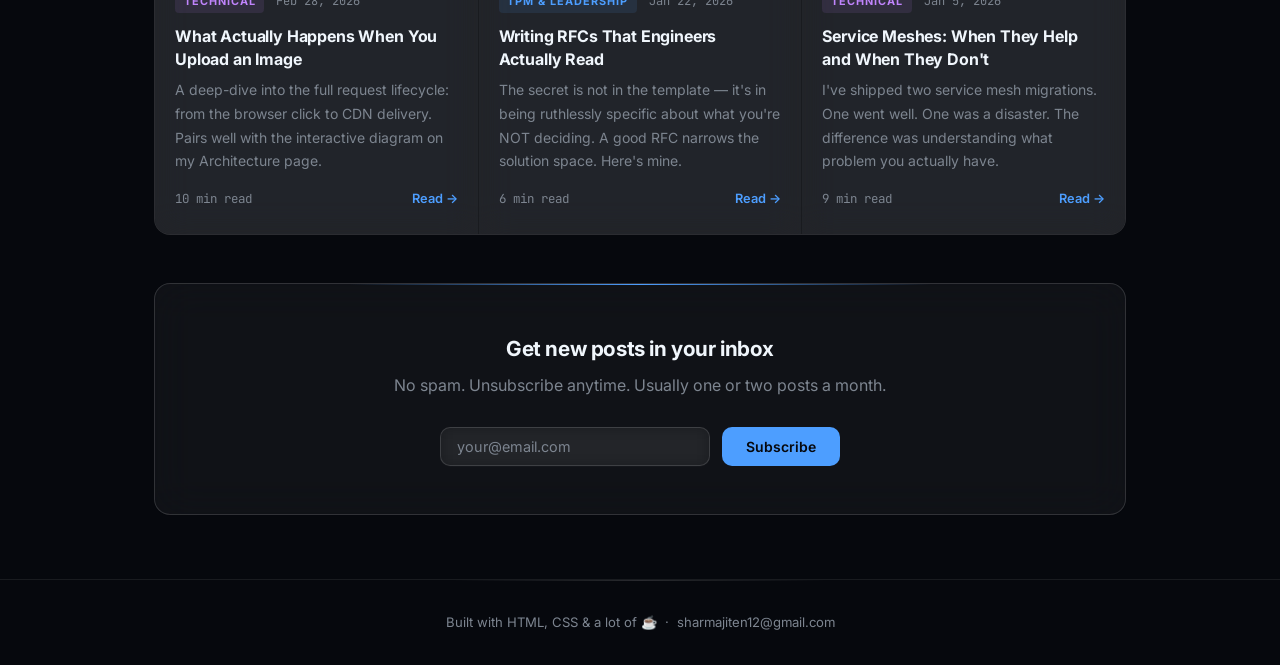
<file: blog.html>
<!DOCTYPE html>
<html lang="en">
<head>
  <meta charset="UTF-8" />
  <meta name="viewport" content="width=device-width, initial-scale=1.0" />
  <meta name="robots" content="noindex, nofollow" />
  <title>Blog · Jiten Sharma, AI TPM</title>
  <link rel="stylesheet" href="css/styles.css" />
</head>
<body>

<div class="bg-orbs">
  <div class="orb orb-1"></div>
  <div class="orb orb-2"></div>
  <div class="orb orb-3"></div>
</div>

<nav>
  <div class="nav-inner">
    <a href="index.html" class="nav-logo">jiten<span>.</span><span class="nav-ai-badge">AI TPM</span></a>
    <ul class="nav-links">
      <li><a href="index.html">Experience</a></li>
      <li><a href="blog.html" class="active">Blog</a></li>
      <li><a href="architecture.html">AI Architecture</a></li>
      <li><a href="resume.html">Resume</a></li>
    </ul>
  </div>
</nav>

<main class="page-wrapper">

  <div class="blog-header">
    <div class="section-label">Writing</div>
    <h1 class="section-title">Blog</h1>
    <p style="color:var(--muted); max-width:560px; line-height:1.75;">
      I write about AI and applied ML program management, distributed systems, TPM
      leadership, career growth, and whatever's been on my mind lately. No fixed
      schedule — just when something's worth saying.
    </p>
  </div>

  <!-- ── FILTER ── -->
  <div class="blog-tag-filter">
    <button class="filter-btn active" data-filter="all">All</button>
    <button class="filter-btn" data-filter="ai">AI & ML</button>
    <button class="filter-btn" data-filter="tpm">TPM & Leadership</button>
    <button class="filter-btn" data-filter="tech">Technical</button>
    <button class="filter-btn" data-filter="life">Life & Misc</button>
  </div>

  <!-- ── POSTS GRID ── -->
  <div class="posts-grid" id="posts-grid"></div>

  <!-- ── NEWSLETTER ── -->
  <div class="newsletter">
    <h3>Get new posts in your inbox</h3>
    <p>No spam. Unsubscribe anytime. Usually one or two posts a month.</p>
    <div class="newsletter-form">
      <input type="email" placeholder="your@email.com" />
      <button class="btn btn-primary">Subscribe</button>
    </div>
  </div>

</main>

<footer>
  <p>Built with HTML, CSS &amp; a lot of ☕ &nbsp;·&nbsp; <a href="mailto:sharmajiten12@gmail.com">sharmajiten12@gmail.com</a></p>
</footer>

<!-- POST MODAL -->
<div class="post-modal-backdrop" id="post-modal-backdrop">
  <div class="post-modal" id="post-modal" role="dialog" aria-modal="true">
    <button class="post-modal-close" id="post-modal-close" aria-label="Close">✕</button>
    <div class="post-modal-banner" id="post-modal-banner"></div>
    <div class="post-modal-inner">
      <div class="post-modal-meta" id="post-modal-meta"></div>
      <h2 class="post-modal-title" id="post-modal-title"></h2>
      <div class="post-modal-body" id="post-modal-body"></div>
    </div>
  </div>
</div>

<script src="js/posts.js"></script>
<script>
  const CATEGORY_LABELS = { ai: 'AI & ML', tpm: 'TPM & Leadership', tech: 'Technical', life: 'Life & Misc' };
  const BANNER_CLASSES  = { ai: 'banner-ai', tpm: 'banner-tpm', tech: 'banner-tech', life: 'banner-life' };
  const CAT_CLASSES     = { ai: 'cat-ai', tpm: 'cat-tpm', tech: 'cat-tech', life: 'cat-life' };

  function renderPosts() {
    const grid = document.getElementById('posts-grid');
    grid.innerHTML = POSTS.map((p, i) => `
      <article class="post-card${p.featured ? ' featured-post' : ''}" data-category="${p.category}" onclick="openPost(${i})">
        <div class="post-banner ${BANNER_CLASSES[p.category]}">${p.emoji}</div>
        <div class="post-body">
          ${p.featured ? '<div class="featured-label">Featured</div>' : ''}
          <div class="blog-meta">
            <span class="blog-cat ${CAT_CLASSES[p.category]}">${CATEGORY_LABELS[p.category]}</span>
            <span class="blog-date">${p.date}</span>
          </div>
          <h2 class="post-title">${p.title}</h2>
          <p class="post-excerpt">${p.excerpt}</p>
          <div class="post-footer">
            <span class="post-read-time">${p.readTime}</span>
            <a href="#" class="post-read-more" onclick="openPost(${i}); return false;">${p.featured ? 'Read post →' : 'Read →'}</a>
          </div>
        </div>
      </article>
    `).join('');
  }

  function openPost(index) {
    const p = POSTS[index];
    const banner = document.getElementById('post-modal-banner');
    banner.className = `post-modal-banner ${BANNER_CLASSES[p.category]}`;
    banner.textContent = p.emoji;
    document.getElementById('post-modal-meta').innerHTML = `
      <span class="blog-cat ${CAT_CLASSES[p.category]}">${CATEGORY_LABELS[p.category]}</span>
      <span class="blog-date">${p.date}</span>
      <span class="post-modal-read-time">${p.readTime}</span>
    `;
    document.getElementById('post-modal-title').textContent = p.title;
    document.getElementById('post-modal-body').innerHTML = p.content;
    document.getElementById('post-modal-backdrop').classList.add('open');
    document.getElementById('post-modal-backdrop').scrollTop = 0;
    document.body.style.overflow = 'hidden';
  }

  function closePost() {
    document.getElementById('post-modal-backdrop').classList.remove('open');
    document.body.style.overflow = '';
  }

  document.getElementById('post-modal-close').addEventListener('click', closePost);
  document.getElementById('post-modal-backdrop').addEventListener('click', e => {
    if (e.target === e.currentTarget) closePost();
  });
  document.addEventListener('keydown', e => { if (e.key === 'Escape') closePost(); });

  renderPosts();

  let activeFilter = 'all';
  const filterBtns = document.querySelectorAll('.filter-btn');

  filterBtns.forEach(btn => {
    btn.addEventListener('click', () => {
      filterBtns.forEach(b => b.classList.remove('active'));
      btn.classList.add('active');
      activeFilter = btn.dataset.filter;
      document.querySelectorAll('.post-card[data-category]').forEach(post => {
        post.style.display = activeFilter === 'all' || post.dataset.category === activeFilter ? '' : 'none';
      });
    });
  });
</script>

</body>
</html>
</file>
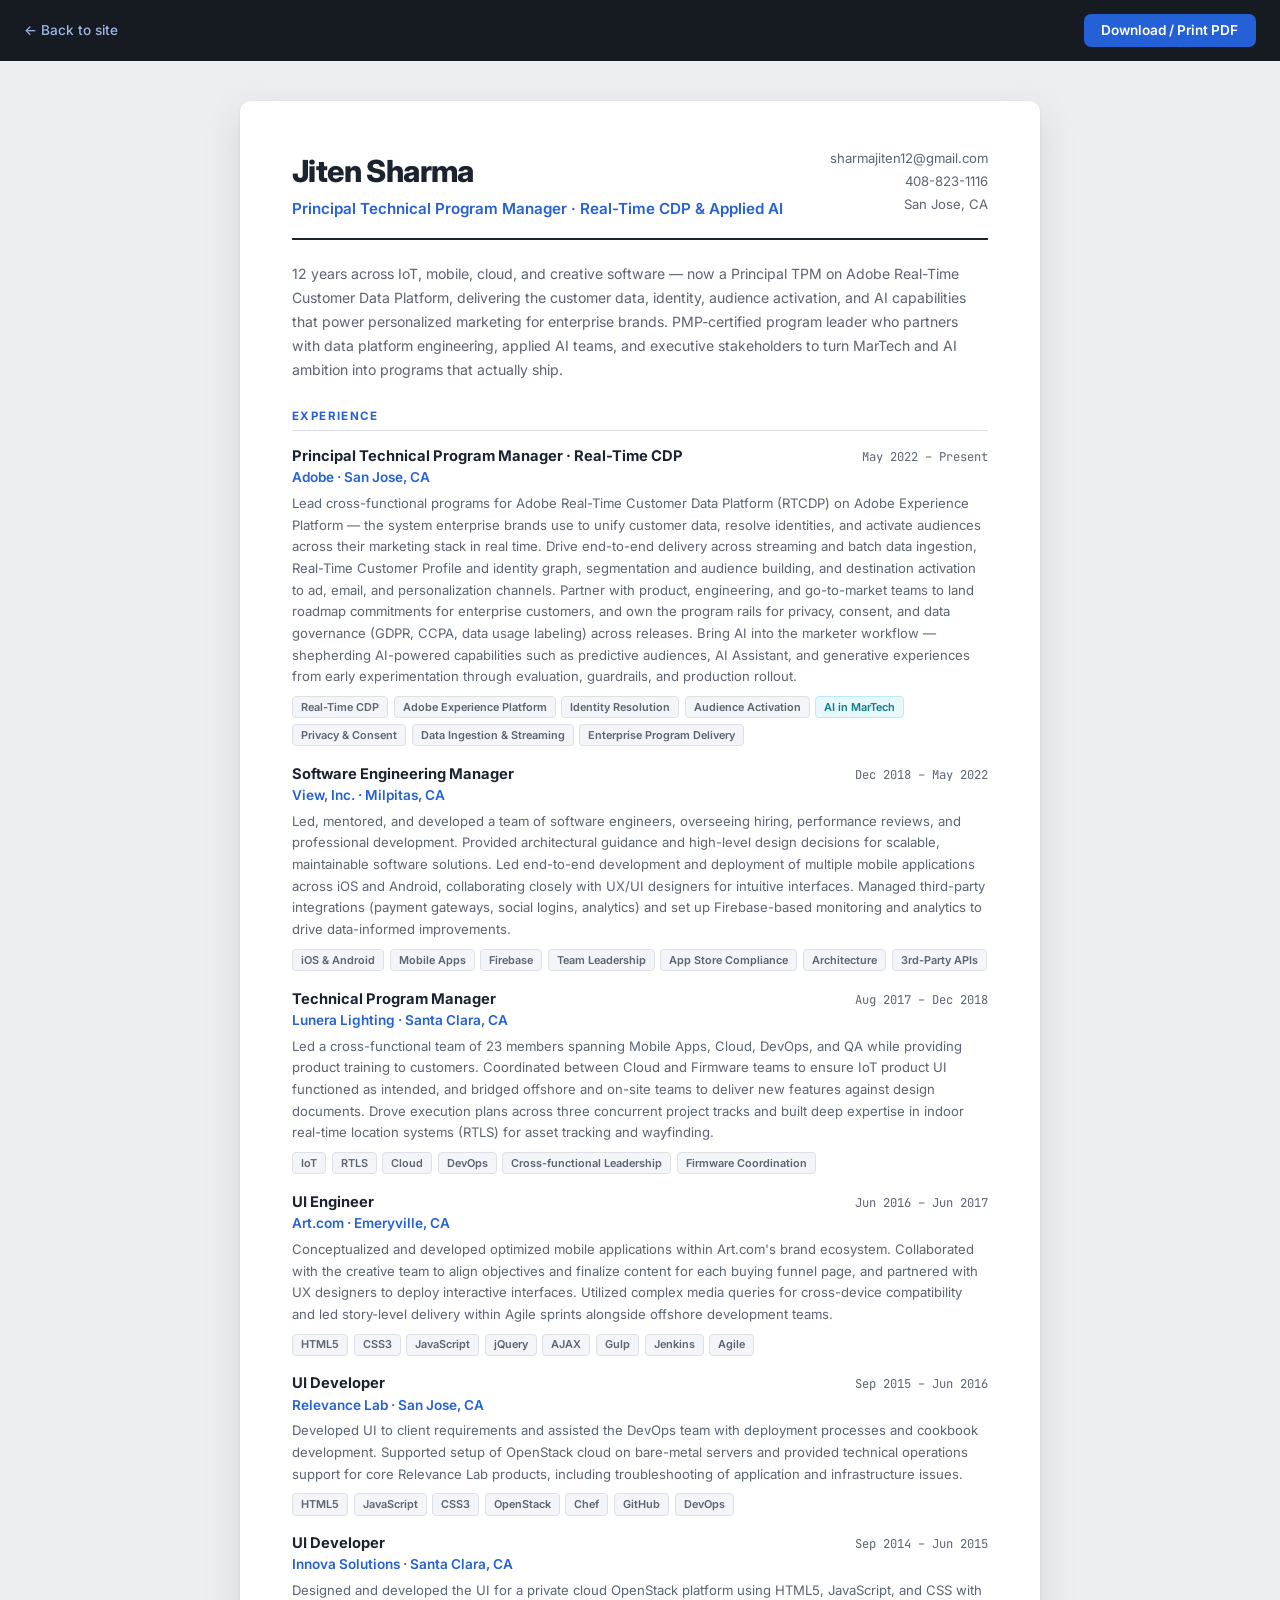
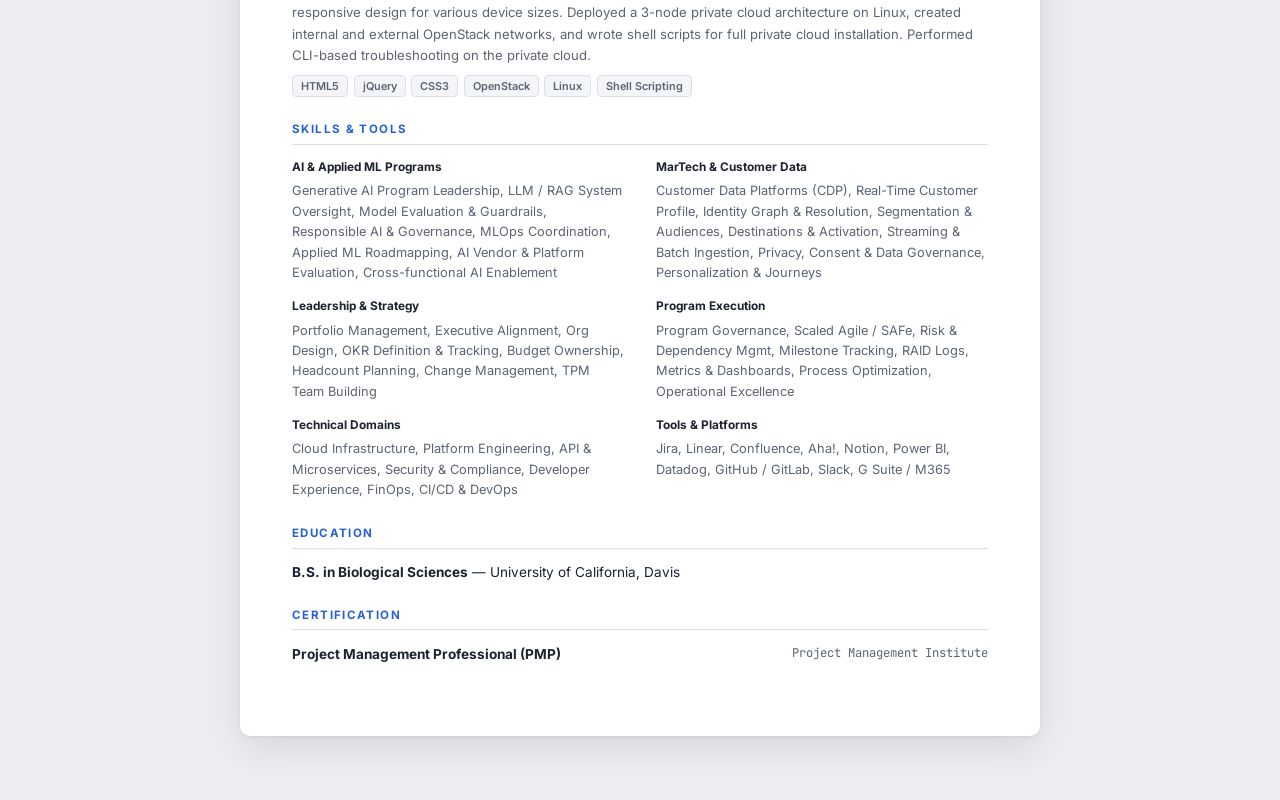
<file: resume.html>
<!DOCTYPE html>
<html lang="en">
<head>
<meta charset="UTF-8" />
<meta name="viewport" content="width=device-width, initial-scale=1.0" />
<title>Jiten Sharma · Principal TPM Resume</title>
<style>
  @import url('https://fonts.googleapis.com/css2?family=Inter:ital,wght@0,400;0,500;0,600;0,700;0,800&family=JetBrains+Mono:wght@500;600&display=swap');

  :root {
    --ink: #1b2230;
    --muted: #5b6472;
    --line: #dde1e7;
    --accent: #2461d6;
    --paper: #ffffff;
    --page-w: 800px;
  }
  * { box-sizing: border-box; margin: 0; padding: 0; }
  html { background: #eceef2; }
  body {
    font-family: 'Inter', -apple-system, BlinkMacSystemFont, sans-serif;
    color: var(--ink);
    line-height: 1.5;
    -webkit-font-smoothing: antialiased;
  }

  /* ── toolbar (screen only) ── */
  .toolbar {
    position: sticky; top: 0; z-index: 10;
    background: #161b22;
    color: #f0f6fc;
    padding: .85rem 1.5rem;
    display: flex; align-items: center; justify-content: space-between;
    gap: 1rem; flex-wrap: wrap;
  }
  .toolbar a { color: #9fb8e8; font-size: .85rem; font-weight: 500; text-decoration: none; }
  .toolbar a:hover { color: #fff; }
  .toolbar-actions { display: flex; gap: .6rem; }
  .btn-print {
    background: var(--accent); color: #fff; border: none;
    font-family: inherit; font-size: .85rem; font-weight: 600;
    padding: .55rem 1.1rem; border-radius: 7px; cursor: pointer;
    transition: background .15s;
  }
  .btn-print:hover { background: #1d4fb8; }

  /* ── page ── */
  .page {
    max-width: var(--page-w);
    margin: 2.5rem auto 4rem;
    background: var(--paper);
    padding: 3rem 3.25rem;
    border-radius: 10px;
    box-shadow: 0 1px 3px rgba(0,0,0,.08), 0 12px 40px rgba(0,0,0,.10);
  }

  header.res-head {
    display: flex; align-items: flex-start; justify-content: space-between;
    flex-wrap: wrap; gap: 1rem;
    border-bottom: 2px solid var(--ink);
    padding-bottom: 1.1rem; margin-bottom: 1.4rem;
  }
  .res-name { font-size: 1.9rem; font-weight: 800; letter-spacing: -.02em; }
  .res-title { font-size: .95rem; color: var(--accent); font-weight: 600; margin-top: .2rem; }
  .res-contact {
    text-align: right; font-size: .82rem; color: var(--muted);
    display: flex; flex-direction: column; gap: .2rem;
  }
  .res-contact a { color: var(--muted); text-decoration: none; }
  .res-contact a:hover { color: var(--accent); }

  .res-summary { font-size: .88rem; color: var(--muted); margin-bottom: 1.6rem; line-height: 1.7; }

  section.res-section { margin-bottom: 1.5rem; }
  .res-section-title {
    font-size: .72rem; font-weight: 700; text-transform: uppercase;
    letter-spacing: .12em; color: var(--accent);
    border-bottom: 1px solid var(--line);
    padding-bottom: .35rem; margin-bottom: .85rem;
  }

  .res-item { margin-bottom: 1.05rem; }
  .res-item:last-child { margin-bottom: 0; }
  .res-item-head {
    display: flex; align-items: baseline; justify-content: space-between;
    flex-wrap: wrap; gap: .3rem .75rem;
  }
  .res-role { font-size: .92rem; font-weight: 700; }
  .res-company { font-size: .85rem; color: var(--accent); font-weight: 600; }
  .res-period { font-size: .76rem; color: var(--muted); font-family: 'JetBrains Mono', monospace; white-space: nowrap; }
  .res-desc { font-size: .82rem; color: var(--muted); margin-top: .35rem; line-height: 1.65; }
  .res-tags { display: flex; flex-wrap: wrap; gap: .35rem; margin-top: .5rem; }
  .res-tag {
    font-size: .68rem; font-weight: 600; color: var(--muted);
    background: #f3f5f8; border: 1px solid var(--line);
    padding: .12rem .5rem; border-radius: 4px;
  }
  .res-tag-ai {
    color: #0e7a8c; background: #e6f8fb; border-color: #bdeaf1;
  }

  .res-skills-grid {
    display: grid; grid-template-columns: repeat(2, 1fr);
    gap: .9rem 2rem;
  }
  .res-skill-group-title {
    font-size: .74rem; font-weight: 700; color: var(--ink);
    margin-bottom: .3rem;
  }
  .res-skill-list { font-size: .8rem; color: var(--muted); line-height: 1.6; }

  .res-edu-item { display: flex; justify-content: space-between; gap: 1rem; flex-wrap: wrap; font-size: .85rem; }
  .res-edu-item + .res-edu-item { margin-top: .5rem; }

  @media (max-width: 640px) {
    .page { padding: 2rem 1.4rem; margin: 1rem auto 3rem; border-radius: 0; }
    .res-contact { text-align: left; }
    header.res-head { flex-direction: column; }
    .res-skills-grid { grid-template-columns: 1fr; }
  }

  /* ── print ── */
  @media print {
    @page { margin: 0.5in; }
    html, body { background: #fff; }
    .toolbar { display: none; }
    .page { box-shadow: none; margin: 0; padding: 0; border-radius: 0; max-width: 100%; }
    .res-item { break-inside: avoid; }
    .res-section-title { break-after: avoid; }
  }
</style>
</head>
<body>

<div class="toolbar no-print">
  <a href="index.html">← Back to site</a>
  <div class="toolbar-actions">
    <button class="btn-print" onclick="window.print()">Download / Print PDF</button>
  </div>
</div>

<div class="page">

  <header class="res-head">
    <div>
      <div class="res-name">Jiten Sharma</div>
      <div class="res-title">Principal Technical Program Manager · Real-Time CDP &amp; Applied AI</div>
    </div>
    <div class="res-contact">
      <a href="mailto:sharmajiten12@gmail.com">sharmajiten12@gmail.com</a>
      <a href="tel:4088231116">408-823-1116</a>
      <span>San Jose, CA</span>
    </div>
  </header>

  <p class="res-summary">
    12 years across IoT, mobile, cloud, and creative software — now a Principal TPM on Adobe Real-Time
    Customer Data Platform, delivering the customer data, identity, audience activation, and AI capabilities
    that power personalized marketing for enterprise brands. PMP-certified program leader who partners with
    data platform engineering, applied AI teams, and executive stakeholders to turn MarTech and AI ambition
    into programs that actually ship.
  </p>

  <section class="res-section">
    <div class="res-section-title">Experience</div>

    <div class="res-item">
      <div class="res-item-head">
        <span class="res-role">Principal Technical Program Manager · Real-Time CDP</span>
        <span class="res-period">May 2022 – Present</span>
      </div>
      <div class="res-company">Adobe · San Jose, CA</div>
      <p class="res-desc">
        Lead cross-functional programs for Adobe Real-Time Customer Data Platform (RTCDP) on Adobe
        Experience Platform — the system enterprise brands use to unify customer data, resolve identities,
        and activate audiences across their marketing stack in real time. Drive end-to-end delivery across
        streaming and batch data ingestion, Real-Time Customer Profile and identity graph, segmentation and
        audience building, and destination activation to ad, email, and personalization channels. Partner
        with product, engineering, and go-to-market teams to land roadmap commitments for enterprise
        customers, and own the program rails for privacy, consent, and data governance (GDPR, CCPA, data
        usage labeling) across releases. Bring AI into the marketer workflow — shepherding AI-powered
        capabilities such as predictive audiences, AI Assistant, and generative experiences from early
        experimentation through evaluation, guardrails, and production rollout.
      </p>
      <div class="res-tags">
        <span class="res-tag">Real-Time CDP</span>
        <span class="res-tag">Adobe Experience Platform</span>
        <span class="res-tag">Identity Resolution</span>
        <span class="res-tag">Audience Activation</span>
        <span class="res-tag res-tag-ai">AI in MarTech</span>
        <span class="res-tag">Privacy & Consent</span>
        <span class="res-tag">Data Ingestion & Streaming</span>
        <span class="res-tag">Enterprise Program Delivery</span>
      </div>
    </div>

    <div class="res-item">
      <div class="res-item-head">
        <span class="res-role">Software Engineering Manager</span>
        <span class="res-period">Dec 2018 – May 2022</span>
      </div>
      <div class="res-company">View, Inc. · Milpitas, CA</div>
      <p class="res-desc">
        Led, mentored, and developed a team of software engineers, overseeing hiring, performance reviews,
        and professional development. Provided architectural guidance and high-level design decisions for
        scalable, maintainable software solutions. Led end-to-end development and deployment of multiple
        mobile applications across iOS and Android, collaborating closely with UX/UI designers for intuitive
        interfaces. Managed third-party integrations (payment gateways, social logins, analytics) and set up
        Firebase-based monitoring and analytics to drive data-informed improvements.
      </p>
      <div class="res-tags">
        <span class="res-tag">iOS & Android</span>
        <span class="res-tag">Mobile Apps</span>
        <span class="res-tag">Firebase</span>
        <span class="res-tag">Team Leadership</span>
        <span class="res-tag">App Store Compliance</span>
        <span class="res-tag">Architecture</span>
        <span class="res-tag">3rd-Party APIs</span>
      </div>
    </div>

    <div class="res-item">
      <div class="res-item-head">
        <span class="res-role">Technical Program Manager</span>
        <span class="res-period">Aug 2017 – Dec 2018</span>
      </div>
      <div class="res-company">Lunera Lighting · Santa Clara, CA</div>
      <p class="res-desc">
        Led a cross-functional team of 23 members spanning Mobile Apps, Cloud, DevOps, and QA while
        providing product training to customers. Coordinated between Cloud and Firmware teams to ensure
        IoT product UI functioned as intended, and bridged offshore and on-site teams to deliver new
        features against design documents. Drove execution plans across three concurrent project tracks
        and built deep expertise in indoor real-time location systems (RTLS) for asset tracking and wayfinding.
      </p>
      <div class="res-tags">
        <span class="res-tag">IoT</span>
        <span class="res-tag">RTLS</span>
        <span class="res-tag">Cloud</span>
        <span class="res-tag">DevOps</span>
        <span class="res-tag">Cross-functional Leadership</span>
        <span class="res-tag">Firmware Coordination</span>
      </div>
    </div>

    <div class="res-item">
      <div class="res-item-head">
        <span class="res-role">UI Engineer</span>
        <span class="res-period">Jun 2016 – Jun 2017</span>
      </div>
      <div class="res-company">Art.com · Emeryville, CA</div>
      <p class="res-desc">
        Conceptualized and developed optimized mobile applications within Art.com's brand ecosystem.
        Collaborated with the creative team to align objectives and finalize content for each buying funnel
        page, and partnered with UX designers to deploy interactive interfaces. Utilized complex media queries
        for cross-device compatibility and led story-level delivery within Agile sprints alongside offshore
        development teams.
      </p>
      <div class="res-tags">
        <span class="res-tag">HTML5</span>
        <span class="res-tag">CSS3</span>
        <span class="res-tag">JavaScript</span>
        <span class="res-tag">jQuery</span>
        <span class="res-tag">AJAX</span>
        <span class="res-tag">Gulp</span>
        <span class="res-tag">Jenkins</span>
        <span class="res-tag">Agile</span>
      </div>
    </div>

    <div class="res-item">
      <div class="res-item-head">
        <span class="res-role">UI Developer</span>
        <span class="res-period">Sep 2015 – Jun 2016</span>
      </div>
      <div class="res-company">Relevance Lab · San Jose, CA</div>
      <p class="res-desc">
        Developed UI to client requirements and assisted the DevOps team with deployment processes and
        cookbook development. Supported setup of OpenStack cloud on bare-metal servers and provided
        technical operations support for core Relevance Lab products, including troubleshooting of
        application and infrastructure issues.
      </p>
      <div class="res-tags">
        <span class="res-tag">HTML5</span>
        <span class="res-tag">JavaScript</span>
        <span class="res-tag">CSS3</span>
        <span class="res-tag">OpenStack</span>
        <span class="res-tag">Chef</span>
        <span class="res-tag">GitHub</span>
        <span class="res-tag">DevOps</span>
      </div>
    </div>

    <div class="res-item">
      <div class="res-item-head">
        <span class="res-role">UI Developer</span>
        <span class="res-period">Sep 2014 – Jun 2015</span>
      </div>
      <div class="res-company">Innova Solutions · Santa Clara, CA</div>
      <p class="res-desc">
        Designed and developed the UI for a private cloud OpenStack platform using HTML5, JavaScript,
        and CSS with responsive design for various device sizes. Deployed a 3-node private cloud
        architecture on Linux, created internal and external OpenStack networks, and wrote shell scripts
        for full private cloud installation. Performed CLI-based troubleshooting on the private cloud.
      </p>
      <div class="res-tags">
        <span class="res-tag">HTML5</span>
        <span class="res-tag">jQuery</span>
        <span class="res-tag">CSS3</span>
        <span class="res-tag">OpenStack</span>
        <span class="res-tag">Linux</span>
        <span class="res-tag">Shell Scripting</span>
      </div>
    </div>
  </section>

  <section class="res-section">
    <div class="res-section-title">Skills & Tools</div>
    <div class="res-skills-grid">
      <div>
        <div class="res-skill-group-title">AI & Applied ML Programs</div>
        <div class="res-skill-list">Generative AI Program Leadership, LLM / RAG System Oversight, Model Evaluation & Guardrails, Responsible AI & Governance, MLOps Coordination, Applied ML Roadmapping, AI Vendor & Platform Evaluation, Cross-functional AI Enablement</div>
      </div>
      <div>
        <div class="res-skill-group-title">MarTech & Customer Data</div>
        <div class="res-skill-list">Customer Data Platforms (CDP), Real-Time Customer Profile, Identity Graph & Resolution, Segmentation & Audiences, Destinations & Activation, Streaming & Batch Ingestion, Privacy, Consent & Data Governance, Personalization & Journeys</div>
      </div>
      <div>
        <div class="res-skill-group-title">Leadership & Strategy</div>
        <div class="res-skill-list">Portfolio Management, Executive Alignment, Org Design, OKR Definition & Tracking, Budget Ownership, Headcount Planning, Change Management, TPM Team Building</div>
      </div>
      <div>
        <div class="res-skill-group-title">Program Execution</div>
        <div class="res-skill-list">Program Governance, Scaled Agile / SAFe, Risk & Dependency Mgmt, Milestone Tracking, RAID Logs, Metrics & Dashboards, Process Optimization, Operational Excellence</div>
      </div>
      <div>
        <div class="res-skill-group-title">Technical Domains</div>
        <div class="res-skill-list">Cloud Infrastructure, Platform Engineering, API & Microservices, Security & Compliance, Developer Experience, FinOps, CI/CD & DevOps</div>
      </div>
      <div>
        <div class="res-skill-group-title">Tools & Platforms</div>
        <div class="res-skill-list">Jira, Linear, Confluence, Aha!, Notion, Power BI, Datadog, GitHub / GitLab, Slack, G Suite / M365</div>
      </div>
    </div>
  </section>

  <section class="res-section">
    <div class="res-section-title">Education</div>
    <div class="res-edu-item">
      <span><strong>B.S. in Biological Sciences</strong> — University of California, Davis</span>
    </div>
  </section>

  <section class="res-section">
    <div class="res-section-title">Certification</div>
    <div class="res-edu-item">
      <span><strong>Project Management Professional (PMP)</strong></span>
      <span class="res-period">Project Management Institute</span>
    </div>
  </section>

</div>

</body>
</html>
</file>
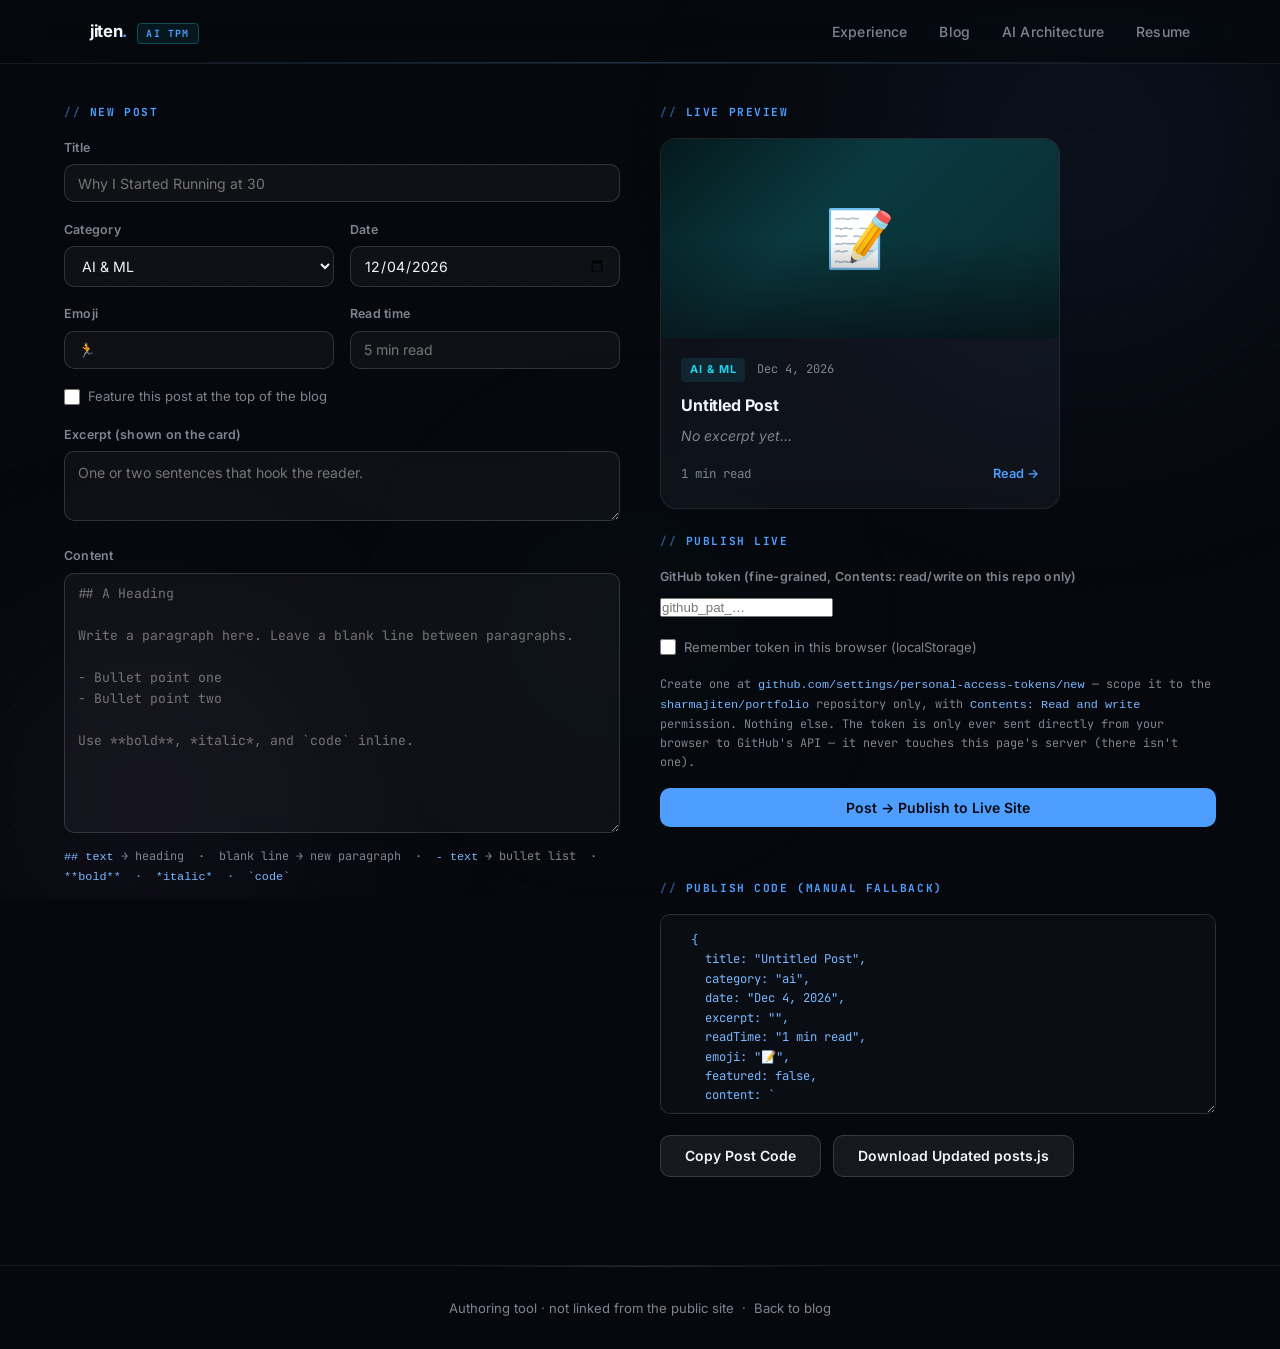
<file: write.html>
<!DOCTYPE html>
<html lang="en">
<head>
<meta charset="UTF-8" />
<meta name="viewport" content="width=device-width, initial-scale=1.0" />
<title>Write · Jiten Sharma</title>
<link rel="stylesheet" href="css/styles.css" />
<style>
  .write-wrapper {
    max-width: 1300px; margin: 0 auto;
    padding: calc(var(--nav-height) + 2.5rem) 5% 4rem;
    display: grid; grid-template-columns: 1fr 1fr; gap: 2.5rem;
  }
  @media (max-width: 980px) { .write-wrapper { grid-template-columns: 1fr; } }

  .panel-title {
    font-size: .7rem; font-weight: 700; text-transform: uppercase;
    letter-spacing: .14em; color: var(--accent); margin-bottom: 1rem;
    font-family: var(--mono);
  }
  .panel-title::before { content: '// '; opacity: .5; }

  .field { margin-bottom: 1.1rem; }
  .field label {
    display: block; font-size: .78rem; font-weight: 600;
    color: var(--muted); margin-bottom: .4rem; letter-spacing: .02em;
  }
  .field input[type="text"],
  .field input[type="date"],
  .field select,
  .field textarea {
    width: 100%;
    background: rgba(255,255,255,.04);
    border: 1px solid var(--border-bright);
    color: var(--text);
    font-family: var(--font);
    font-size: .88rem;
    padding: .6rem .8rem;
    border-radius: var(--radius);
    backdrop-filter: blur(8px);
    transition: border-color .2s;
  }
  .field input:focus, .field select:focus, .field textarea:focus {
    outline: none; border-color: rgba(77,158,255,.5);
    box-shadow: 0 0 0 3px rgba(77,158,255,.08);
  }
  .field textarea { resize: vertical; line-height: 1.6; }
  #content-input { min-height: 260px; font-family: var(--mono); font-size: .82rem; }
  #excerpt-input { min-height: 70px; }

  .field-row { display: flex; gap: 1rem; }
  .field-row .field { flex: 1; }

  .checkbox-row { display: flex; align-items: center; gap: .5rem; margin-bottom: 1.1rem; }
  .checkbox-row input { width: 16px; height: 16px; accent-color: var(--accent); }
  .checkbox-row label { font-size: .82rem; color: var(--muted); }

  .md-help {
    font-size: .74rem; color: var(--muted); margin-top: .4rem;
    font-family: var(--mono); line-height: 1.6;
  }
  .md-help code { color: var(--accent-vivid); }

  .sticky-preview { position: sticky; top: calc(var(--nav-height) + 1.5rem); }

  .preview-card-slot { max-width: 400px; margin-bottom: 1.5rem; }
  .preview-card-slot .post-card { cursor: default; }
  .preview-card-slot .post-card:hover { transform: none; }

  .output-box {
    margin-top: 1.5rem;
  }
  #code-output {
    width: 100%; min-height: 200px;
    background: #0a0d13; border: 1px solid var(--border-bright);
    color: var(--accent-vivid); font-family: var(--mono); font-size: .76rem;
    line-height: 1.6; padding: 1rem; border-radius: var(--radius);
    white-space: pre; overflow: auto;
  }
  .output-actions { display: flex; gap: .75rem; margin-top: .85rem; flex-wrap: wrap; }
  .status-msg {
    font-size: .78rem; color: var(--accent-green); margin-top: .6rem;
    font-family: var(--mono); min-height: 1.2em;
  }
  .status-msg.err { color: var(--accent-orange); }

  .empty-note {
    color: var(--muted); font-size: .85rem; padding: 2rem 0; text-align: center;
    border: 1px dashed var(--border); border-radius: var(--radius-lg);
  }
</style>
</head>
<body>

<div class="bg-orbs">
  <div class="orb orb-1"></div>
  <div class="orb orb-2"></div>
  <div class="orb orb-3"></div>
</div>

<nav>
  <div class="nav-inner">
    <a href="index.html" class="nav-logo">jiten<span>.</span><span class="nav-ai-badge">AI TPM</span></a>
    <ul class="nav-links">
      <li><a href="index.html">Experience</a></li>
      <li><a href="blog.html">Blog</a></li>
      <li><a href="architecture.html">AI Architecture</a></li>
      <li><a href="resume.html">Resume</a></li>
    </ul>
  </div>
</nav>

<main class="write-wrapper">

  <!-- ── FORM ── -->
  <div>
    <div class="panel-title">New Post</div>

    <div class="field">
      <label for="title-input">Title</label>
      <input type="text" id="title-input" placeholder="Why I Started Running at 30" />
    </div>

    <div class="field-row">
      <div class="field">
        <label for="category-input">Category</label>
        <select id="category-input">
          <option value="ai">AI & ML</option>
          <option value="tpm">TPM & Leadership</option>
          <option value="tech">Technical</option>
          <option value="life">Life & Misc</option>
        </select>
      </div>
      <div class="field">
        <label for="date-input">Date</label>
        <input type="date" id="date-input" />
      </div>
    </div>

    <div class="field-row">
      <div class="field">
        <label for="emoji-input">Emoji</label>
        <input type="text" id="emoji-input" placeholder="🏃" maxlength="4" />
      </div>
      <div class="field">
        <label for="readtime-input">Read time</label>
        <input type="text" id="readtime-input" placeholder="5 min read" />
      </div>
    </div>

    <div class="checkbox-row">
      <input type="checkbox" id="featured-input" />
      <label for="featured-input">Feature this post at the top of the blog</label>
    </div>

    <div class="field">
      <label for="excerpt-input">Excerpt (shown on the card)</label>
      <textarea id="excerpt-input" placeholder="One or two sentences that hook the reader."></textarea>
    </div>

    <div class="field">
      <label for="content-input">Content</label>
      <textarea id="content-input" placeholder="## A Heading

Write a paragraph here. Leave a blank line between paragraphs.

- Bullet point one
- Bullet point two

Use **bold**, *italic*, and `code` inline."></textarea>
      <div class="md-help">
        <code>## text</code> → heading &nbsp;·&nbsp;
        blank line → new paragraph &nbsp;·&nbsp;
        <code>- text</code> → bullet list &nbsp;·&nbsp;
        <code>**bold**</code> &nbsp;·&nbsp;
        <code>*italic*</code> &nbsp;·&nbsp;
        <code>`code`</code>
      </div>
    </div>
  </div>

  <!-- ── PREVIEW + OUTPUT ── -->
  <div class="sticky-preview">
    <div class="panel-title">Live Preview</div>
    <div class="preview-card-slot" id="preview-card-slot"></div>

    <div class="output-box">
      <div class="panel-title">Publish Live</div>
      <div class="field">
        <label for="token-input">GitHub token (fine-grained, Contents: read/write on this repo only)</label>
        <input type="password" id="token-input" placeholder="github_pat_…" autocomplete="off" />
      </div>
      <div class="checkbox-row">
        <input type="checkbox" id="remember-token" />
        <label for="remember-token">Remember token in this browser (localStorage)</label>
      </div>
      <div class="md-help" style="margin-bottom:1rem;">
        Create one at <code>github.com/settings/personal-access-tokens/new</code> — scope it to
        the <code>sharmajiten/portfolio</code> repository only, with <code>Contents: Read and write</code>
        permission. Nothing else. The token is only ever sent directly from your browser to GitHub's API —
        it never touches this page's server (there isn't one).
      </div>
      <button class="btn btn-primary" id="btn-publish" style="width:100%; justify-content:center;">Post →  Publish to Live Site</button>
      <div class="status-msg" id="publish-status"></div>

      <div class="panel-title" style="margin-top:1.75rem;">Publish Code (manual fallback)</div>
      <textarea id="code-output" readonly spellcheck="false"></textarea>
      <div class="output-actions">
        <button class="btn btn-secondary" id="btn-copy">Copy Post Code</button>
        <button class="btn btn-secondary" id="btn-download">Download Updated posts.js</button>
      </div>
      <div class="status-msg" id="status-msg"></div>
    </div>
  </div>

</main>

<footer>
  <p>Authoring tool · not linked from the public site &nbsp;·&nbsp; <a href="blog.html">Back to blog</a></p>
</footer>

<script>
  const CATEGORY_LABELS = { ai: 'AI & ML', tpm: 'TPM & Leadership', tech: 'Technical', life: 'Life & Misc' };
  const BANNER_CLASSES  = { ai: 'banner-ai', tpm: 'banner-tpm', tech: 'banner-tech', life: 'banner-life' };
  const CAT_CLASSES     = { ai: 'cat-ai', tpm: 'cat-tpm', tech: 'cat-tech', life: 'cat-life' };

  const titleInput    = document.getElementById('title-input');
  const categoryInput = document.getElementById('category-input');
  const dateInput     = document.getElementById('date-input');
  const emojiInput    = document.getElementById('emoji-input');
  const readTimeInput = document.getElementById('readtime-input');
  const featuredInput = document.getElementById('featured-input');
  const excerptInput  = document.getElementById('excerpt-input');
  const contentInput  = document.getElementById('content-input');
  const previewSlot   = document.getElementById('preview-card-slot');
  const codeOutput    = document.getElementById('code-output');
  const statusMsg     = document.getElementById('status-msg');

  dateInput.valueAsDate = new Date();

  function formatDate(iso) {
    if (!iso) return '';
    const [y, m, d] = iso.split('-').map(Number);
    return new Date(y, m - 1, d).toLocaleDateString('en-US', { month: 'short', day: 'numeric', year: 'numeric' });
  }

  function inlineMd(s) {
    return s
      .replace(/`([^`]+)`/g, '<code>$1</code>')
      .replace(/\*\*([^*]+)\*\*/g, '<strong>$1</strong>')
      .replace(/\*([^*]+)\*/g, '<em>$1</em>');
  }

  function mdToHtml(md) {
    const blocks = md.trim().split(/\n\s*\n/).filter(b => b.trim());
    return blocks.map(block => {
      block = block.trim();
      if (block.startsWith('## ')) return `<h3>${inlineMd(block.slice(3).trim())}</h3>`;
      const lines = block.split('\n').map(l => l.trim());
      if (lines.every(l => l.startsWith('- '))) {
        return `<ul>${lines.map(l => `<li>${inlineMd(l.slice(2).trim())}</li>`).join('')}</ul>`;
      }
      return `<p>${inlineMd(lines.join(' '))}</p>`;
    }).join('\n      ');
  }

  function estimateReadTime(text) {
    const words = text.trim().split(/\s+/).filter(Boolean).length;
    return `${Math.max(1, Math.round(words / 200))} min read`;
  }

  function currentPost() {
    return {
      title: titleInput.value.trim() || 'Untitled Post',
      category: categoryInput.value,
      date: formatDate(dateInput.value) || 'Undated',
      excerpt: excerptInput.value.trim(),
      readTime: readTimeInput.value.trim() || estimateReadTime(contentInput.value),
      emoji: emojiInput.value.trim() || '📝',
      featured: featuredInput.checked,
      contentHtml: mdToHtml(contentInput.value || ' '),
    };
  }

  function renderPreview() {
    const p = currentPost();
    previewSlot.innerHTML = `
      <article class="post-card${p.featured ? ' featured-post' : ''}">
        <div class="post-banner ${BANNER_CLASSES[p.category]}">${p.emoji}</div>
        <div class="post-body">
          ${p.featured ? '<div class="featured-label">Featured</div>' : ''}
          <div class="blog-meta">
            <span class="blog-cat ${CAT_CLASSES[p.category]}">${CATEGORY_LABELS[p.category]}</span>
            <span class="blog-date">${p.date}</span>
          </div>
          <h2 class="post-title">${p.title}</h2>
          <p class="post-excerpt">${p.excerpt || '<em style="color:var(--muted)">No excerpt yet…</em>'}</p>
          <div class="post-footer">
            <span class="post-read-time">${p.readTime}</span>
            <span class="post-read-more">${p.featured ? 'Read post →' : 'Read →'}</span>
          </div>
        </div>
      </article>
    `;
  }

  function buildCode() {
    const p = currentPost();
    return `  {
    title: ${JSON.stringify(p.title)},
    category: ${JSON.stringify(p.category)},
    date: ${JSON.stringify(p.date)},
    excerpt: ${JSON.stringify(p.excerpt)},
    readTime: ${JSON.stringify(p.readTime)},
    emoji: ${JSON.stringify(p.emoji)},
    featured: ${p.featured},
    content: \`
      ${p.contentHtml}
    \`
  },`;
  }

  function refresh() {
    renderPreview();
    codeOutput.value = buildCode();
  }

  [titleInput, categoryInput, dateInput, emojiInput, readTimeInput, excerptInput, contentInput].forEach(el => {
    el.addEventListener('input', refresh);
  });
  featuredInput.addEventListener('change', refresh);

  function showStatus(msg, isErr) {
    statusMsg.textContent = msg;
    statusMsg.className = 'status-msg' + (isErr ? ' err' : '');
  }

  const GH_OWNER  = 'sharmajiten';
  const GH_REPO   = 'portfolio';
  const GH_PATH   = 'js/posts.js';
  const GH_BRANCH = 'main';
  const GH_MARKER = 'const POSTS = [';

  const tokenInput     = document.getElementById('token-input');
  const rememberToken  = document.getElementById('remember-token');
  const btnPublish     = document.getElementById('btn-publish');
  const publishStatus  = document.getElementById('publish-status');

  const savedToken = localStorage.getItem('gh_pat');
  if (savedToken) { tokenInput.value = savedToken; rememberToken.checked = true; }

  function b64EncodeUtf8(str) { return btoa(unescape(encodeURIComponent(str))); }
  function b64DecodeUtf8(str) { return decodeURIComponent(escape(atob(str.replace(/\n/g, '')))); }

  function showPublishStatus(msg, isErr) {
    publishStatus.textContent = msg;
    publishStatus.className = 'status-msg' + (isErr ? ' err' : '');
  }

  btnPublish.addEventListener('click', async () => {
    const token = tokenInput.value.trim();
    if (!token) { showPublishStatus('Paste a GitHub token first.', true); return; }
    if (!titleInput.value.trim()) { showPublishStatus('Give the post a title first.', true); return; }

    if (rememberToken.checked) localStorage.setItem('gh_pat', token);
    else localStorage.removeItem('gh_pat');

    btnPublish.disabled = true;
    showPublishStatus('Reading current posts.js from GitHub…');

    try {
      const apiBase = `https://api.github.com/repos/${GH_OWNER}/${GH_REPO}/contents/${GH_PATH}`;
      const headers = {
        Authorization: `Bearer ${token}`,
        Accept: 'application/vnd.github+json',
      };

      const getRes = await fetch(`${apiBase}?ref=${GH_BRANCH}`, { headers });
      if (!getRes.ok) {
        const body = await getRes.json().catch(() => ({}));
        throw new Error(`Read failed (${getRes.status}): ${body.message || getRes.statusText}`);
      }
      const getData = await getRes.json();
      const original = b64DecodeUtf8(getData.content);

      const idx = original.indexOf(GH_MARKER);
      if (idx === -1) throw new Error('Could not find "const POSTS = [" in posts.js');
      const insertAt = idx + GH_MARKER.length;
      const updated = original.slice(0, insertAt) + '\n' + buildCode() + original.slice(insertAt);

      showPublishStatus('Committing to GitHub…');
      const putRes = await fetch(apiBase, {
        method: 'PUT',
        headers: { ...headers, 'Content-Type': 'application/json' },
        body: JSON.stringify({
          message: `Add blog post: ${titleInput.value.trim()}`,
          content: b64EncodeUtf8(updated),
          sha: getData.sha,
          branch: GH_BRANCH,
        }),
      });
      if (!putRes.ok) {
        const body = await putRes.json().catch(() => ({}));
        throw new Error(`Write failed (${putRes.status}): ${body.message || putRes.statusText}`);
      }

      showPublishStatus('Published! Pushed to GitHub — Amplify will redeploy in a minute or two.');
    } catch (e) {
      showPublishStatus(e.message || 'Publish failed.', true);
    } finally {
      btnPublish.disabled = false;
    }
  });

  document.getElementById('btn-copy').addEventListener('click', async () => {
    try {
      await navigator.clipboard.writeText(codeOutput.value);
      showStatus('Copied — paste it at the top of the POSTS array in js/posts.js');
    } catch {
      codeOutput.select();
      document.execCommand('copy');
      showStatus('Copied — paste it at the top of the POSTS array in js/posts.js');
    }
  });

  document.getElementById('btn-download').addEventListener('click', async () => {
    try {
      const res = await fetch('js/posts.js', { cache: 'no-store' });
      if (!res.ok) throw new Error('fetch failed');
      const original = await res.text();
      const marker = 'const POSTS = [';
      const idx = original.indexOf(marker);
      if (idx === -1) throw new Error('marker not found');
      const insertAt = idx + marker.length;
      const updated = original.slice(0, insertAt) + '\n' + buildCode() + original.slice(insertAt);
      const blob = new Blob([updated], { type: 'text/javascript' });
      const url = URL.createObjectURL(blob);
      const a = document.createElement('a');
      a.href = url;
      a.download = 'posts.js';
      document.body.appendChild(a);
      a.click();
      a.remove();
      URL.revokeObjectURL(url);
      showStatus('Downloaded posts.js — replace js/posts.js in the project with this file');
    } catch (e) {
      showStatus('Could not fetch js/posts.js from this page (serve the site over http/https, not file://). Use "Copy Post Code" instead.', true);
    }
  });

  refresh();
</script>

</body>
</html>
</file>
<file: css/styles.css>
@import url('https://fonts.googleapis.com/css2?family=Inter:ital,wght@0,300;0,400;0,500;0,600;0,700;0,800&family=JetBrains+Mono:wght@400;500;600&display=swap');

:root {
  --bg: #06080d;
  --surface: rgba(255,255,255,.042);
  --surface-2: rgba(255,255,255,.07);
  --border: rgba(255,255,255,.08);
  --border-bright: rgba(255,255,255,.14);
  --text: #f0f6fc;
  --muted: #7d8590;
  --accent: #4d9eff;
  --accent-vivid: #79b8ff;
  --accent-purple: #c084fc;
  --accent-green: #4ade80;
  --accent-orange: #fb923c;
  --accent-cyan: #22d3ee;
  --glow-blue: rgba(77,158,255,.18);
  --glow-purple: rgba(192,132,252,.14);
  --font: 'Inter', -apple-system, BlinkMacSystemFont, sans-serif;
  --mono: 'JetBrains Mono', 'Fira Code', monospace;
  --radius: 10px;
  --radius-lg: 16px;
  --nav-height: 64px;
}

*, *::before, *::after { box-sizing: border-box; margin: 0; padding: 0; }
html { scroll-behavior: smooth; }

body {
  background: var(--bg);
  color: var(--text);
  font-family: var(--font);
  font-size: 16px;
  line-height: 1.6;
  -webkit-font-smoothing: antialiased;
  overflow-x: hidden;
}

/* ── DOT GRID ── */
body::before {
  content: '';
  position: fixed;
  inset: 0;
  background-image: radial-gradient(rgba(255,255,255,.025) 1px, transparent 1px);
  background-size: 30px 30px;
  pointer-events: none;
  z-index: 0;
}

/* ── BACKGROUND ORBS ── */
.bg-orbs { position: fixed; inset: 0; pointer-events: none; z-index: 0; overflow: hidden; }

.orb {
  position: absolute;
  border-radius: 50%;
  filter: blur(120px);
}
.orb-1 {
  width: 700px; height: 700px;
  background: radial-gradient(circle, rgba(77,158,255,.11) 0%, transparent 65%);
  top: -200px; right: -150px;
  animation: drift 14s ease-in-out infinite;
}
.orb-2 {
  width: 500px; height: 500px;
  background: radial-gradient(circle, rgba(192,132,252,.10) 0%, transparent 65%);
  bottom: -150px; left: -100px;
  animation: drift 18s ease-in-out infinite reverse;
}
.orb-3 {
  width: 350px; height: 350px;
  background: radial-gradient(circle, rgba(34,211,238,.07) 0%, transparent 65%);
  top: 50%; left: 35%;
  animation: drift 22s ease-in-out infinite;
  animation-delay: -9s;
}

@keyframes drift {
  0%, 100% { transform: translate(0, 0) scale(1); }
  33%       { transform: translate(40px, -25px) scale(1.04); }
  66%       { transform: translate(-25px, 35px) scale(.97); }
}

nav, main, .page-wrapper, footer { position: relative; z-index: 1; }

a { color: var(--accent); text-decoration: none; transition: color .2s; }
a:hover { color: var(--accent-vivid); }

/* ── NAV ── */
nav {
  position: fixed;
  top: 0; left: 0; right: 0;
  height: var(--nav-height);
  background: rgba(6,8,13,.75);
  backdrop-filter: blur(20px) saturate(180%);
  border-bottom: 1px solid var(--border);
  z-index: 100;
  display: flex;
  align-items: center;
  padding: 0 5%;
}
nav::after {
  content: '';
  position: absolute;
  bottom: 0; left: 0; right: 0;
  height: 1px;
  background: linear-gradient(90deg, transparent, rgba(77,158,255,.3), transparent);
}

.nav-inner {
  width: 100%; max-width: 1100px;
  margin: 0 auto;
  display: flex; align-items: center; justify-content: space-between;
}

.nav-logo {
  font-weight: 700; font-size: 1.05rem;
  color: var(--text); letter-spacing: -0.02em;
}
.nav-logo span { color: var(--accent); }

.nav-links { display: flex; gap: 2rem; list-style: none; }
.nav-links a {
  color: var(--muted); font-size: .875rem; font-weight: 500;
  transition: color .2s; letter-spacing: .01em;
}
.nav-links a:hover { color: var(--text); }
.nav-links a.active { color: var(--accent-vivid); }

/* ── LAYOUT ── */
.page-wrapper {
  max-width: 1100px; margin: 0 auto;
  padding: calc(var(--nav-height) + 3rem) 5% 4rem;
}

/* ── GLASS CARD MIXIN ── */
.glass {
  background: var(--surface);
  backdrop-filter: blur(16px) saturate(150%);
  border: 1px solid var(--border);
  border-radius: var(--radius-lg);
  position: relative;
  overflow: hidden;
}
.glass::before {
  content: '';
  position: absolute;
  inset: 0;
  border-radius: inherit;
  background: linear-gradient(135deg, rgba(255,255,255,.04) 0%, transparent 60%);
  pointer-events: none;
}

/* ── HERO ── */
.hero { padding: 5.5rem 0 4rem; position: relative; }

.hero-badge {
  display: inline-flex; align-items: center; gap: .5rem;
  background: rgba(77,158,255,.08);
  border: 1px solid rgba(77,158,255,.22);
  color: var(--accent);
  font-size: .72rem; font-weight: 700;
  font-family: var(--mono);
  padding: .35rem 1rem;
  border-radius: 4px;
  margin-bottom: 1.75rem;
  letter-spacing: .12em;
  text-transform: uppercase;
}
.hero-badge::before { content: '> '; opacity: .5; }

.hero h1 {
  font-size: clamp(2.4rem, 5.5vw, 4.2rem);
  font-weight: 800;
  line-height: 1.08;
  letter-spacing: -0.04em;
  margin-bottom: 1.4rem;
}
.hero h1 .highlight {
  background: linear-gradient(135deg, var(--accent) 0%, var(--accent-cyan) 40%, var(--accent-purple) 100%);
  -webkit-background-clip: text; -webkit-text-fill-color: transparent;
  background-clip: text;
}

.hero-sub {
  font-size: 1.1rem; color: var(--muted);
  max-width: 540px; margin-bottom: 2.5rem; line-height: 1.75;
}

.hero-cta { display: flex; gap: 1rem; flex-wrap: wrap; }

/* ── BUTTONS ── */
.btn {
  display: inline-flex; align-items: center; gap: .5rem;
  padding: .7rem 1.5rem;
  border-radius: var(--radius);
  font-size: .875rem; font-weight: 600;
  transition: all .2s; cursor: pointer; border: none;
  font-family: var(--font);
}

.btn-primary {
  background: var(--accent);
  color: #06080d;
  box-shadow: 0 0 0 0 var(--glow-blue);
}
.btn-primary:hover {
  background: var(--accent-vivid);
  box-shadow: 0 0 28px var(--glow-blue);
  transform: translateY(-1px);
  color: #06080d;
}

.btn-secondary {
  background: var(--surface-2);
  color: var(--text);
  border: 1px solid var(--border-bright);
  backdrop-filter: blur(12px);
}
.btn-secondary:hover {
  border-color: rgba(77,158,255,.4);
  background: rgba(77,158,255,.07);
  box-shadow: 0 0 20px rgba(77,158,255,.08);
  transform: translateY(-1px);
  color: var(--text);
}

/* ── SECTIONS ── */
section { margin-bottom: 5rem; }

.section-label {
  display: inline-flex; align-items: center; gap: .5rem;
  font-size: .7rem; font-weight: 700;
  text-transform: uppercase; letter-spacing: .14em;
  color: var(--accent);
  margin-bottom: 1rem;
  font-family: var(--mono);
}
.section-label::before { content: '//'; opacity: .5; }

.section-title {
  font-size: clamp(1.6rem, 3vw, 2.2rem);
  font-weight: 800; letter-spacing: -0.03em; margin-bottom: 2.5rem;
}

/* ── STATS ── */
.stats-grid {
  display: grid;
  grid-template-columns: repeat(auto-fit, minmax(150px, 1fr));
  gap: 1px;
  background: var(--border);
  border-radius: var(--radius-lg);
  overflow: hidden;
  margin-bottom: 4rem;
  border: 1px solid var(--border);
}

.stat-card {
  background: var(--surface);
  backdrop-filter: blur(16px);
  padding: 2rem 1.5rem;
  text-align: center;
  transition: background .25s;
  position: relative;
}
.stat-card::before {
  content: '';
  position: absolute;
  inset: 0;
  background: linear-gradient(135deg, rgba(77,158,255,.06) 0%, transparent 60%);
  opacity: 0; transition: opacity .25s;
}
.stat-card:hover { background: var(--surface-2); }
.stat-card:hover::before { opacity: 1; }

.stat-number {
  font-size: 2.6rem; font-weight: 800;
  letter-spacing: -0.04em; line-height: 1;
  background: linear-gradient(135deg, var(--accent-vivid), var(--accent-cyan));
  -webkit-background-clip: text; -webkit-text-fill-color: transparent;
  background-clip: text;
  margin-bottom: .4rem;
}
.stat-label { font-size: .78rem; color: var(--muted); font-weight: 500; letter-spacing: .03em; }

/* ── DIVIDER ── */
.divider {
  height: 1px;
  background: linear-gradient(90deg, transparent 0%, var(--border-bright) 20%, var(--border-bright) 80%, transparent 100%);
  margin: 3rem 0;
}

/* ── TIMELINE ── */
.timeline { position: relative; }
.timeline::before {
  content: '';
  position: absolute; left: 0; top: 10px; bottom: 0;
  width: 1px;
  background: linear-gradient(to bottom, var(--accent), rgba(77,158,255,.1) 90%, transparent);
}

.timeline-item { padding-left: 2.25rem; padding-bottom: 3rem; position: relative; }

.timeline-item::before {
  content: '';
  position: absolute; left: -5px; top: 8px;
  width: 11px; height: 11px;
  border-radius: 50%;
  background: var(--accent);
  box-shadow: 0 0 0 3px rgba(77,158,255,.15), 0 0 14px var(--glow-blue);
}
.timeline-item:first-child::before {
  animation: pulse-dot 2s ease-in-out infinite;
}
@keyframes pulse-dot {
  0%, 100% { box-shadow: 0 0 0 3px rgba(77,158,255,.15), 0 0 14px var(--glow-blue); }
  50%       { box-shadow: 0 0 0 6px rgba(77,158,255,.08), 0 0 24px rgba(77,158,255,.35); }
}

.timeline-header {
  display: flex; align-items: flex-start;
  justify-content: space-between; flex-wrap: wrap;
  gap: .5rem; margin-bottom: .5rem;
}
.timeline-role { font-size: 1.05rem; font-weight: 700; color: var(--text); }
.timeline-company { font-size: .875rem; color: var(--accent); font-weight: 500; margin-top: .15rem; }
.timeline-period {
  font-size: .75rem; color: var(--muted);
  font-family: var(--mono); white-space: nowrap;
  background: var(--surface-2);
  border: 1px solid var(--border);
  padding: .2rem .65rem; border-radius: 4px;
}
.timeline-desc { color: var(--muted); font-size: .9rem; margin-top: .6rem; line-height: 1.75; }

/* ── TAGS ── */
.timeline-tags { display: flex; flex-wrap: wrap; gap: .45rem; margin-top: .9rem; }

.tag {
  font-size: .72rem; font-weight: 600;
  padding: .22rem .65rem; border-radius: 4px;
  border: 1px solid var(--border); color: var(--muted);
  background: var(--surface); letter-spacing: .02em;
  transition: all .2s;
}
.tag:hover { border-color: var(--border-bright); color: var(--text); }

.tag-blue  { border-color: rgba(77,158,255,.25);  color: var(--accent);        background: rgba(77,158,255,.06); }
.tag-green { border-color: rgba(74,222,128,.25);  color: var(--accent-green);  background: rgba(74,222,128,.06); }
.tag-purple{ border-color: rgba(192,132,252,.25); color: var(--accent-purple); background: rgba(192,132,252,.06); }
.tag-orange{ border-color: rgba(251,146,60,.25);  color: var(--accent-orange); background: rgba(251,146,60,.06); }
.tag-cyan  { border-color: rgba(34,211,238,.3);   color: var(--accent-cyan);   background: rgba(34,211,238,.08); }

/* ── NAV AI BADGE ── */
.nav-ai-badge {
  font-family: var(--mono); font-size: .62rem; font-weight: 700;
  letter-spacing: .12em; text-transform: uppercase;
  color: var(--accent-cyan);
  background: rgba(34,211,238,.08);
  border: 1px solid rgba(34,211,238,.28);
  padding: .2rem .55rem; border-radius: 4px;
  margin-left: .6rem;
}
@media (max-width: 640px) { .nav-ai-badge { display: none; } }

/* ── SKILLS GRID ── */
.skills-grid {
  display: grid;
  grid-template-columns: repeat(auto-fit, minmax(230px, 1fr));
  gap: 1px;
  border: 1px solid var(--border);
  border-radius: var(--radius-lg);
  overflow: hidden;
  background: var(--border);
}

.skill-group {
  background: var(--surface);
  backdrop-filter: blur(16px);
  padding: 1.5rem;
  transition: background .2s;
}
.skill-group:hover { background: var(--surface-2); }

.skill-group-title {
  font-size: .68rem; font-weight: 700;
  text-transform: uppercase; letter-spacing: .12em;
  color: var(--muted); margin-bottom: 1rem;
  font-family: var(--mono);
}
.skill-pills { display: flex; flex-wrap: wrap; gap: .45rem; }

/* ── BLOG ── */
.blog-header { margin-bottom: 3rem; }

.blog-tag-filter { display: flex; gap: .5rem; flex-wrap: wrap; margin-bottom: 2.5rem; }

.filter-btn {
  padding: .35rem .9rem; border-radius: 20px;
  font-size: .78rem; font-weight: 600; letter-spacing: .03em;
  border: 1px solid var(--border);
  background: var(--surface); color: var(--muted);
  cursor: pointer; transition: all .2s;
  font-family: var(--font);
  backdrop-filter: blur(8px);
}
.filter-btn:hover { border-color: var(--border-bright); color: var(--text); }
.filter-btn.active {
  border-color: rgba(77,158,255,.45);
  color: var(--accent); background: rgba(77,158,255,.08);
  box-shadow: 0 0 14px rgba(77,158,255,.08);
}

/* ── POST CARD ── */
.post-card {
  background: var(--surface);
  backdrop-filter: blur(16px) saturate(150%);
  border: 1px solid var(--border);
  border-radius: var(--radius-lg);
  overflow: hidden;
  transition: border-color .25s, transform .2s, box-shadow .25s;
  cursor: pointer;
  position: relative;
}
.post-card::after {
  content: '';
  position: absolute; inset: 0; border-radius: inherit;
  background: linear-gradient(135deg, rgba(77,158,255,.04) 0%, transparent 60%);
  opacity: 0; transition: opacity .25s; pointer-events: none;
}
.post-card:hover {
  border-color: rgba(77,158,255,.35);
  transform: translateY(-3px);
  box-shadow: 0 12px 40px rgba(0,0,0,.4), 0 0 0 1px rgba(77,158,255,.1), 0 0 30px rgba(77,158,255,.06);
}
.post-card:hover::after { opacity: 1; }

.post-banner {
  width: 100%; aspect-ratio: 16/8;
  display: flex; align-items: center; justify-content: center;
  font-size: 3.5rem; position: relative; overflow: hidden;
}
.post-banner::after {
  content: '';
  position: absolute; inset: 0;
  background: linear-gradient(to bottom, transparent 50%, rgba(6,8,13,.6) 100%);
}

/* Category-specific banner gradients */
.banner-ai     { background: linear-gradient(135deg, #04191c 0%, #0a3a40 40%, #082b2f 100%); }
.banner-tpm    { background: linear-gradient(135deg, #060e1c 0%, #0a1f3d 40%, #081529 100%); }
.banner-tech   { background: linear-gradient(135deg, #08061c 0%, #1a0a3d 40%, #100828 100%); }
.banner-life   { background: linear-gradient(135deg, #07160a 0%, #0d2e18 40%, #082010 100%); }
.banner-misc   { background: linear-gradient(135deg, #1a0a06 0%, #2d1308 40%, #1a0d04 100%); }

.post-body { padding: 1.25rem 1.25rem 1.5rem; }
.post-title {
  font-size: 1rem; font-weight: 700; line-height: 1.4;
  margin-bottom: .5rem; color: var(--text);
  letter-spacing: -.01em;
}
.post-excerpt { font-size: .875rem; color: var(--muted); line-height: 1.7; margin-bottom: 1rem; }
.post-footer {
  display: flex; align-items: center; justify-content: space-between;
  font-size: .78rem; color: var(--muted);
}
.post-read-time { font-family: var(--mono); }
.post-read-more {
  color: var(--accent); font-weight: 600; font-size: .8rem;
  transition: color .2s;
}
.post-read-more:hover { color: var(--accent-vivid); }

/* Featured post */
.featured-post {
  grid-column: 1 / -1;
  display: grid; grid-template-columns: 1fr 1fr; gap: 0;
}
@media (max-width: 640px) { .featured-post { grid-template-columns: 1fr; } }
.featured-post .post-banner { aspect-ratio: 1; font-size: 5rem; }
.featured-post .post-body { display: flex; flex-direction: column; justify-content: center; padding: 2rem; }
.featured-post .post-title { font-size: 1.35rem; }
.featured-post .post-excerpt { display: block; -webkit-line-clamp: unset; }

.featured-label {
  font-size: .68rem; font-weight: 700; text-transform: uppercase;
  letter-spacing: .14em; color: var(--accent-vivid); margin-bottom: .75rem;
  font-family: var(--mono);
}
.featured-label::before { content: '★ '; }

/* Blog meta row */
.blog-meta { display: flex; align-items: center; gap: .75rem; margin-bottom: .75rem; }
.blog-date { font-size: .75rem; color: var(--muted); font-family: var(--mono); }
.blog-cat {
  font-size: .68rem; font-weight: 700; text-transform: uppercase;
  letter-spacing: .09em; padding: .2rem .55rem; border-radius: 4px;
}
.cat-ai      { background: rgba(34,211,238,.1);  color: var(--accent-cyan); }
.cat-tpm     { background: rgba(77,158,255,.1);  color: var(--accent); }
.cat-tech    { background: rgba(192,132,252,.1); color: var(--accent-purple); }
.cat-life    { background: rgba(74,222,128,.1);  color: var(--accent-green); }
.cat-thoughts{ background: rgba(251,146,60,.1);  color: var(--accent-orange); }

.posts-grid {
  display: grid;
  grid-template-columns: repeat(auto-fill, minmax(310px, 1fr));
  gap: 1px;
  background: var(--border);
  border: 1px solid var(--border);
  border-radius: var(--radius-lg);
  overflow: hidden;
}
.posts-grid .post-card { border-radius: 0; border: none; }
.posts-grid .post-card:hover { border-radius: 0; }

/* Newsletter */
.newsletter {
  margin-top: 3rem;
  background: var(--surface);
  backdrop-filter: blur(20px);
  border: 1px solid var(--border-bright);
  border-radius: var(--radius-lg);
  padding: 3rem;
  text-align: center;
  position: relative; overflow: hidden;
}
.newsletter::before {
  content: '';
  position: absolute; top: 0; left: 50%; transform: translateX(-50%);
  width: 60%; height: 1px;
  background: linear-gradient(90deg, transparent, var(--accent), transparent);
}
.newsletter h3 { font-size: 1.3rem; font-weight: 700; letter-spacing: -.02em; margin-bottom: .5rem; }
.newsletter p { color: var(--muted); margin-bottom: 1.75rem; }
.newsletter-form { display: flex; gap: .75rem; max-width: 400px; margin: 0 auto; flex-wrap: wrap; justify-content: center; }
.newsletter-form input {
  flex: 1; min-width: 200px;
  padding: .65rem 1rem;
  border-radius: var(--radius); border: 1px solid var(--border-bright);
  background: rgba(255,255,255,.04); color: var(--text);
  font-family: var(--font); font-size: .9rem;
  backdrop-filter: blur(8px);
  transition: border-color .2s;
}
.newsletter-form input::placeholder { color: var(--muted); }
.newsletter-form input:focus { outline: none; border-color: rgba(77,158,255,.5); box-shadow: 0 0 0 3px rgba(77,158,255,.08); }

/* ── ARCHITECTURE ── */
.arch-intro { max-width: 600px; margin-bottom: 3rem; }
.arch-intro p { color: var(--muted); line-height: 1.75; }

.arch-gallery {
  display: grid;
  grid-template-columns: repeat(auto-fill, minmax(240px, 1fr));
  gap: 1px;
  background: var(--border);
  border: 1px solid var(--border);
  border-radius: var(--radius-lg);
  overflow: hidden;
  margin-bottom: 2rem;
}

.arch-preview-card {
  background: var(--surface);
  backdrop-filter: blur(16px);
  padding: 1.5rem;
  transition: background .2s;
  cursor: pointer;
  position: relative;
}
.arch-preview-card::before {
  content: '';
  position: absolute; inset: 0;
  background: linear-gradient(135deg, rgba(77,158,255,.05) 0%, transparent 70%);
  opacity: 0; transition: opacity .2s;
}
.arch-preview-card:hover { background: var(--surface-2); }
.arch-preview-card:hover::before { opacity: 1; }
.arch-preview-card.active {
  background: rgba(77,158,255,.07);
  box-shadow: inset 0 0 0 1px rgba(77,158,255,.2);
}
.arch-preview-card.active::before { opacity: 1; }

.arch-icon { font-size: 1.75rem; margin-bottom: .75rem; }
.arch-card-title { font-weight: 700; margin-bottom: .35rem; font-size: .95rem; }
.arch-card-desc { font-size: .82rem; color: var(--muted); line-height: 1.6; }

.arch-badge {
  display: inline-block; margin-top: .75rem;
  font-size: .68rem; font-weight: 700; text-transform: uppercase;
  letter-spacing: .1em; padding: .2rem .5rem; border-radius: 4px;
  background: rgba(74,222,128,.1); color: var(--accent-green);
  border: 1px solid rgba(74,222,128,.2);
  font-family: var(--mono);
}
.arch-badge.coming-soon {
  background: var(--surface); color: var(--muted);
  border-color: var(--border);
}

.coming-card {
  background: var(--surface);
  padding: 1.5rem;
  position: relative; overflow: hidden;
}
.coming-card .arch-icon { opacity: .3; }
.coming-card .arch-card-title { color: var(--muted); }

/* ── ARCH STAGE ── */
.arch-stage {
  background: var(--surface);
  backdrop-filter: blur(20px);
  border: 1px solid var(--border-bright);
  border-radius: var(--radius-lg);
  overflow: hidden;
  position: relative;
}
.arch-stage::before {
  content: '';
  position: absolute; top: 0; left: 0; right: 0; height: 1px;
  background: linear-gradient(90deg, transparent, rgba(77,158,255,.5), var(--accent-cyan), rgba(77,158,255,.5), transparent);
}

.arch-stage-header {
  padding: 1rem 1.5rem;
  border-bottom: 1px solid var(--border);
  display: flex; align-items: center;
  justify-content: space-between; flex-wrap: wrap; gap: 1rem;
}
.arch-stage-title { font-weight: 700; font-size: .95rem; }

.arch-controls { display: flex; align-items: center; gap: .6rem; }

.ctrl-btn {
  background: var(--surface-2); border: 1px solid var(--border);
  color: var(--muted); border-radius: 6px;
  padding: .35rem .75rem; font-size: .78rem; font-weight: 600;
  cursor: pointer; transition: all .2s; font-family: var(--font);
}
.ctrl-btn:hover { border-color: var(--border-bright); color: var(--text); }
.ctrl-btn.active-ctrl {
  background: rgba(77,158,255,.12); color: var(--accent);
  border-color: rgba(77,158,255,.4);
}

.speed-label { font-size: .75rem; color: var(--muted); font-family: var(--mono); }

.progress-bar-wrap { height: 2px; background: var(--border); overflow: hidden; }
.progress-bar-fill {
  height: 100%;
  background: linear-gradient(90deg, var(--accent), var(--accent-cyan));
  box-shadow: 0 0 8px var(--glow-blue);
  transition: width .4s ease; width: 0%;
}

.arch-canvas-area { padding: 2rem; overflow-x: auto; }
#arch-svg { display: block; margin: 0 auto; max-width: 100%; }

.arch-step-desc {
  padding: 1rem 1.5rem; border-top: 1px solid var(--border);
  min-height: 64px; display: flex; align-items: center; gap: 1rem;
}
.step-number {
  flex-shrink: 0; width: 26px; height: 26px; border-radius: 50%;
  background: linear-gradient(135deg, var(--accent), var(--accent-cyan));
  color: #06080d; font-size: .72rem; font-weight: 700;
  display: flex; align-items: center; justify-content: center;
  box-shadow: 0 0 12px var(--glow-blue);
}
.step-text { font-size: .875rem; color: var(--muted); }
.step-text strong { color: var(--text); }
.step-text code {
  font-family: var(--mono); font-size: .8em;
  background: var(--surface-2); border: 1px solid var(--border);
  padding: .1em .35em; border-radius: 3px; color: var(--accent-vivid);
}

.arch-legend {
  display: flex; gap: 1.5rem;
  padding: .75rem 1.5rem; border-top: 1px solid var(--border);
  font-size: .75rem; color: var(--muted); flex-wrap: wrap;
  font-family: var(--mono);
}
.legend-item { display: flex; align-items: center; gap: .4rem; }
.legend-dot { width: 7px; height: 7px; border-radius: 50%; }
.ld-blue   { background: var(--accent); box-shadow: 0 0 6px var(--glow-blue); }
.ld-green  { background: var(--accent-green); }
.ld-gray   { background: var(--border); }

/* ── STEP PILLS ── */
.step-list {
  display: grid;
  grid-template-columns: repeat(auto-fill, minmax(210px, 1fr));
  gap: 1px; background: var(--border);
  border-top: 1px solid var(--border);
}
.step-pill {
  display: flex; align-items: center; gap: .6rem;
  padding: .6rem .9rem;
  background: var(--surface); font-size: .78rem; color: var(--muted);
  transition: all .3s; font-family: var(--mono);
}
.step-pill.active {
  background: rgba(77,158,255,.07); color: var(--accent-vivid);
}
.step-pill.done { background: rgba(74,222,128,.04); color: rgba(74,222,128,.6); }
.step-dot {
  width: 7px; height: 7px; border-radius: 50%;
  background: var(--border); flex-shrink: 0; transition: all .3s;
}
.step-pill.active .step-dot {
  background: var(--accent);
  box-shadow: 0 0 8px var(--glow-blue);
  animation: pulse-dot 1.2s ease-in-out infinite;
}
.step-pill.done .step-dot { background: var(--accent-green); }

/* ── FOOTER ── */
footer {
  border-top: 1px solid var(--border);
  padding: 2rem 5%; text-align: center;
  color: var(--muted); font-size: .82rem;
  position: relative; z-index: 1;
}
footer::before {
  content: '';
  position: absolute; top: 0; left: 50%; transform: translateX(-50%);
  width: 30%; height: 1px;
  background: linear-gradient(90deg, transparent, var(--border-bright), transparent);
}
footer a { color: var(--muted); }
footer a:hover { color: var(--accent); }

/* ── CONTACT CARD ── */
.contact-card {
  background: var(--surface);
  backdrop-filter: blur(16px);
  border: 1px solid var(--border-bright);
  border-radius: var(--radius-lg);
  padding: 2.5rem;
  position: relative; overflow: hidden;
}
.contact-card::before {
  content: '';
  position: absolute; top: 0; left: 0; right: 0; height: 1px;
  background: linear-gradient(90deg, transparent, rgba(192,132,252,.5), transparent);
}

/* ── POST MODAL ── */
.post-modal-backdrop {
  position: fixed; inset: 0; z-index: 500;
  background: rgba(6,8,13,.85);
  backdrop-filter: blur(8px);
  display: flex; align-items: flex-start; justify-content: center;
  padding: 2rem 1rem 4rem;
  overflow-y: auto;
  opacity: 0; pointer-events: none;
  transition: opacity .25s;
}
.post-modal-backdrop.open { opacity: 1; pointer-events: all; }

.post-modal {
  background: #0d1117;
  border: 1px solid var(--border-bright);
  border-radius: var(--radius-lg);
  width: 100%; max-width: 720px;
  position: relative; overflow: hidden;
  margin: auto;
  transform: translateY(24px);
  transition: transform .3s cubic-bezier(.34,1.56,.64,1);
}
.post-modal-backdrop.open .post-modal { transform: translateY(0); }

.post-modal-banner {
  width: 100%; padding: 3rem 2rem;
  display: flex; align-items: center; justify-content: center;
  font-size: 4.5rem;
}

.post-modal-close {
  position: absolute; top: 1rem; right: 1rem; z-index: 2;
  background: rgba(255,255,255,.08);
  border: 1px solid var(--border);
  color: var(--muted);
  width: 32px; height: 32px; border-radius: 50%;
  cursor: pointer; font-size: .85rem;
  display: flex; align-items: center; justify-content: center;
  transition: all .2s; font-family: var(--font);
}
.post-modal-close:hover { background: rgba(255,255,255,.14); color: var(--text); }

.post-modal-inner { padding: 0 2.5rem 2.5rem; }

.post-modal-meta {
  display: flex; align-items: center; gap: .75rem;
  margin-bottom: 1rem; flex-wrap: wrap;
}
.post-modal-read-time { font-family: var(--mono); font-size: .75rem; color: var(--muted); margin-left: auto; }

.post-modal-title {
  font-size: 1.5rem; font-weight: 800;
  letter-spacing: -.03em; line-height: 1.25;
  margin-bottom: 1.75rem;
}

.post-modal-body { color: var(--muted); line-height: 1.85; font-size: .95rem; }
.post-modal-body p { margin-bottom: 1.1rem; }
.post-modal-body h3 {
  font-size: 1rem; font-weight: 700;
  color: var(--text); margin: 1.75rem 0 .6rem;
  letter-spacing: -.01em;
}
.post-modal-body ul, .post-modal-body ol { padding-left: 1.5rem; margin-bottom: 1.1rem; }
.post-modal-body li { margin-bottom: .45rem; }
.post-modal-body strong { color: var(--text); }
.post-modal-body em { color: var(--accent-vivid); font-style: italic; }
.post-modal-body code {
  font-family: var(--mono); font-size: .82em;
  background: var(--surface-2); border: 1px solid var(--border);
  padding: .15em .4em; border-radius: 3px; color: var(--accent-vivid);
}

/* ── RESPONSIVE ── */
@media (max-width: 640px) {
  .hero { padding: 3rem 0 2rem; }
  .stats-grid { grid-template-columns: repeat(2, 1fr); }
  .stats-grid .stat-card:last-child:nth-child(odd) { grid-column: 1 / -1; }
  .skills-grid { grid-template-columns: 1fr; }
}
</file>
